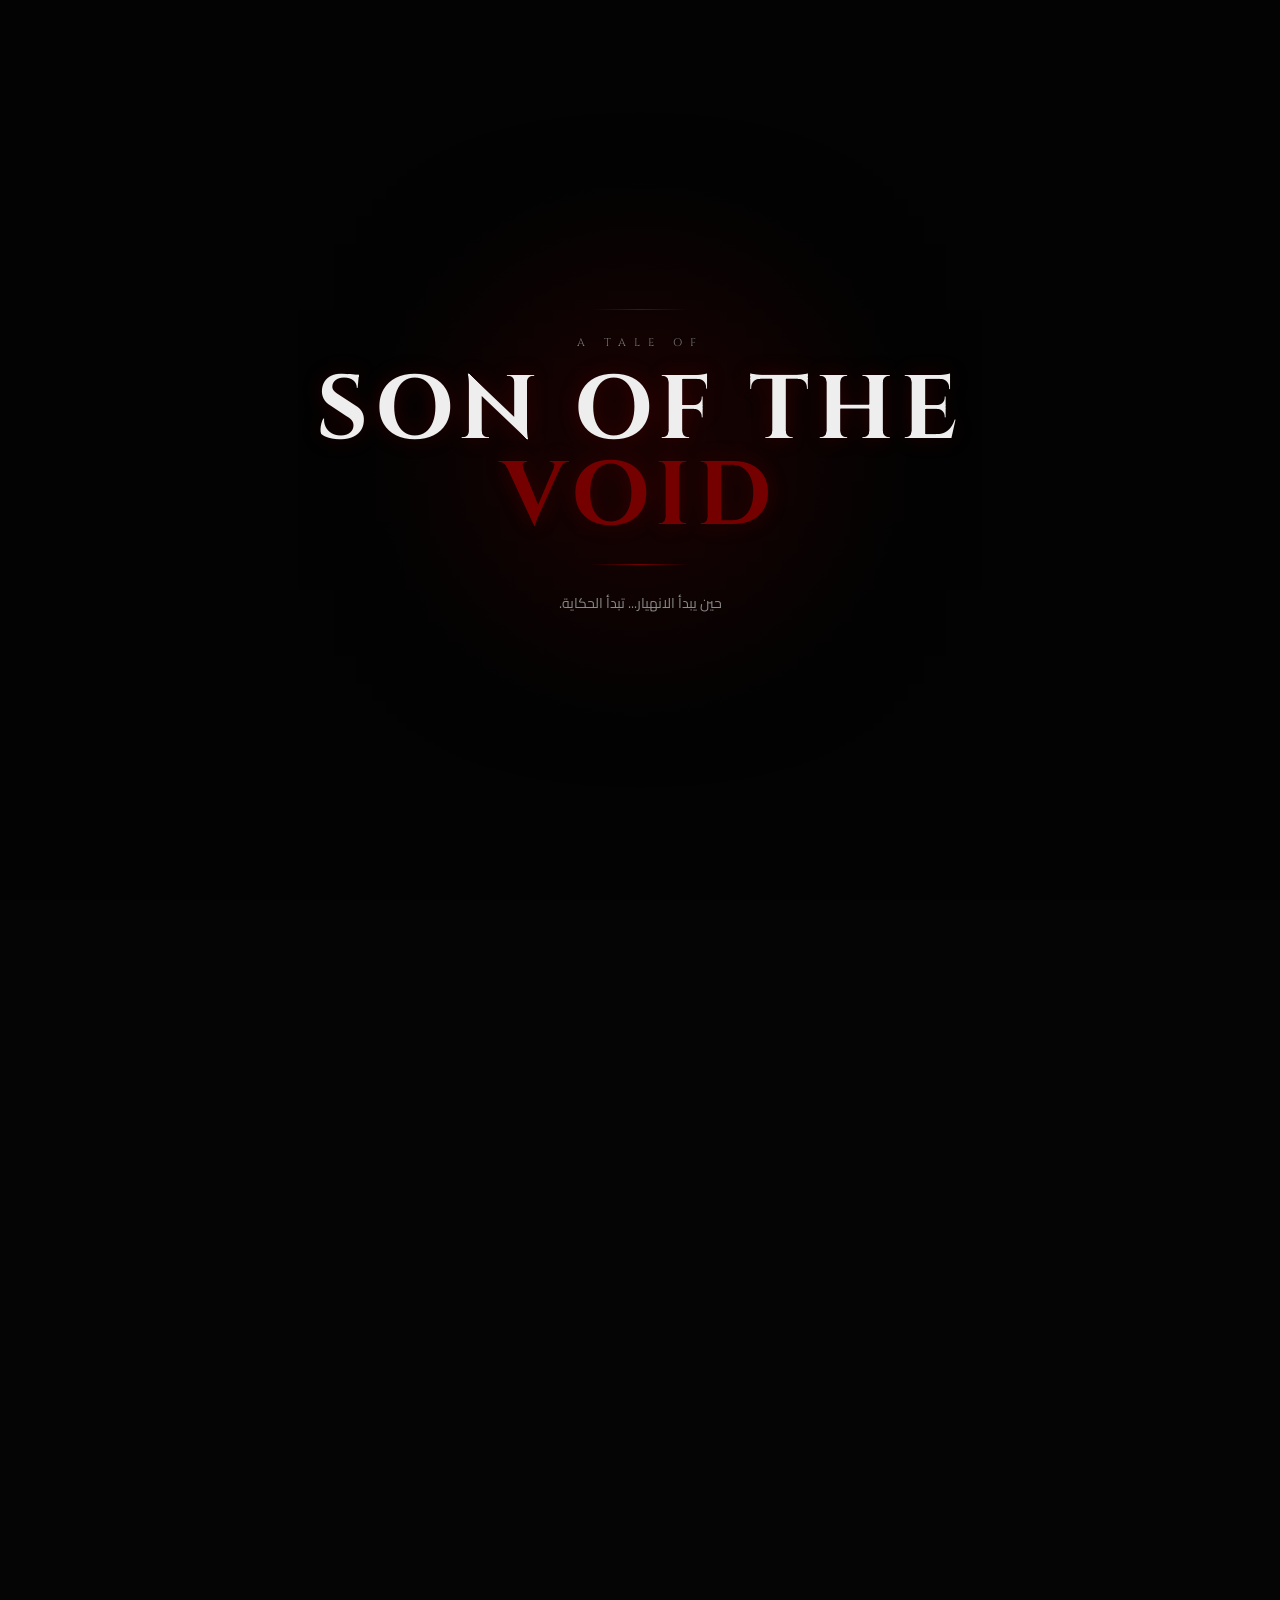
<file: index.html>
<!DOCTYPE html>
<html lang="ar" dir="rtl">

<head>
    <meta charset="UTF-8">

    <meta
        name="viewport"
        content="width=device-width, initial-scale=1.0"
    >

    <meta
        name="theme-color"
        content="#050505"
    >

    <title>SON OF THE VOID</title>

    <script>
        (function () {
            if (
                sessionStorage.getItem("sov_intro_seen") === "true"
            ) {
                document.documentElement.classList.add(
                    "intro-seen"
                );
            }
        })();
    </script>

    <link
        rel="icon"
        type="image/svg+xml"
        href="assets/favicon/favicon.svg"
    >

    <link
        rel="stylesheet"
        href="style.css"
    >
</head>


<body data-page="home">

    <!-- INTRO -->

    <div id="intro">

        <div class="intro-glow"></div>

        <div class="intro-content">

            <div class="intro-line"></div>

            <p class="intro-small">
                A TALE OF
            </p>

            <h1>
                SON OF THE
                <br>
                <span>VOID</span>
            </h1>

            <div class="intro-line"></div>

            <p class="intro-subtitle">
                حين يبدأ الانهيار... تبدأ الحكاية.
            </p>

        </div>

    </div>


    <!-- SITE -->

    <div id="site">

        <!-- SIDEBAR -->

        <aside class="sidebar">

            <div class="logo">
                <span>S</span>OV
            </div>

            <div class="sidebar-title">
                SON OF THE VOID
            </div>

            <nav>

                <button
                    class="nav-link active"
                    data-section="home"
                    type="button"
                >
                    <span>01</span>
                    الرئيسية
                </button>

                <button
                    class="nav-link"
                    data-href="chapters/index.html"
                    type="button"
                >
                    <span>02</span>
                    الفصول
                </button>

                <button
                    class="nav-link"
                    data-section="world"
                    type="button"
                >
                    <span>03</span>
                    عالم الرواية
                </button>

                <button
                    class="nav-link"
                    data-href="settings/index.html"
                    type="button"
                >
                    <span>04</span>
                    إعدادات الموقع
                </button>

            </nav>

            <div class="sidebar-footer">
                <span></span>
                SON OF THE VOID
            </div>

        </aside>


        <!-- MAIN -->

        <main class="main-content">

            <!-- HOME -->

            <section
                id="home"
                class="page-section active-section"
            >

                <div class="hero">

                    <div class="hero-content">

                        <div class="cover-area">

                            <div class="cover-frame">

                                <img
                                    src="assets/cover.jpg"
                                    alt="غلاف رواية SON OF THE VOID"
                                >

                            </div>

                        </div>


                        <div class="hero-info">

                            <p class="eyebrow">
                                THE STORY BEGINS
                            </p>

                            <h2>
                                SON OF THE
                                <span>VOID</span>
                            </h2>

                            <div class="hero-divider"></div>

                            <p class="hero-intro">
                                حكاية عن عالمٍ لا تكشف الحقيقة
                                فيه عن نفسها بسهولة، وعن بداية
                                قد تكون مختلفة عمّا ظنه الجميع.
                            </p>


                            <div class="novel-information">

                                <div class="information-block">

                                    <div class="information-top">

                                        <span class="information-number">
                                            01
                                        </span>

                                        <span class="information-label">
                                            GENRES
                                        </span>

                                    </div>

                                    <div class="information-content">

                                        <h3>
                                            النوع
                                        </h3>

                                        <div class="genre-list">

                                            <span>أكشن</span>
                                            <span>فانتازيا</span>
                                            <span>دراما</span>
                                            <span>موريوم</span>

                                        </div>

                                    </div>

                                </div>


                                <div class="information-block">

                                    <div class="information-top">

                                        <span class="information-number">
                                            02
                                        </span>

                                        <span class="information-label">
                                            CHAPTERS
                                        </span>

                                    </div>

                                    <div class="information-content">

                                        <h3>
                                            عدد الفصول
                                        </h3>

                                        <strong
                                            class="chapter-count"
                                            id="chapterCount"
                                        >
                                            01
                                        </strong>

                                    </div>

                                </div>

                            </div>


                            <div class="hero-buttons">

                                <button
                                    class="primary-button"
                                    id="startReading"
                                    type="button"
                                >
                                    ابدأ القراءة
                                </button>

                                <button
                                    class="secondary-button"
                                    id="continueReading"
                                    type="button"
                                >
                                    تابع القراءة
                                </button>

                            </div>

                        </div>

                    </div>

                </div>


                <div class="about-novel">

                    <div class="about-top-line">

                        <span class="about-number">
                            03
                        </span>

                        <div class="about-title">

                            <p class="eyebrow">
                                ABOUT THE NOVEL
                            </p>

                            <h3>
                                عن الرواية
                            </h3>

                        </div>

                    </div>


                    <div class="about-main">

                        <div class="about-quote">

                            <span class="quote-mark">
                                “
                            </span>

                            <p>
                                ليس كل ما يحدث في هذا العالم يُرى،
                                وليس كل ما يُرى هو الحقيقة.
                            </p>

                        </div>


                        <div class="about-text">

                            <p>
                                في عالمٍ تتقاطع فيه طرق الطوائف والعشائر،
                                يعيش طفلٌ صغير حياةً هادئة في ظاهرها،
                                بينما يمضي العالم من حوله في اتجاهاتٍ
                                لا يفهمها بعد.
                            </p>

                            <p>
                                وجوهٌ تخفي أكثر مما تُظهر، لقاءاتٌ تبدو
                                عابرة، وأحداثٌ صغيرة لا يدرك أحدٌ قيمتها
                                في لحظتها.
                            </p>

                            <p>
                                لا يعرف الطفل إلى أين ستقوده خطواته،
                                ولا يعرف أن بعض الطرق، ما إن يبدأ السير
                                فيها، يصبح الرجوع منها مستحيلًا.
                            </p>

                            <p>
                                ومع كل يومٍ يمر، تتسع دائرة الأشياء
                                التي لا يفهمها...
                            </p>

                            <p class="about-final">
                                حتى يصبح السؤال الحقيقي ليس عمّا سيحدث،
                                بل:

                                <strong>
                                    ماذا لو كانت البداية مختلفة عمّا ظن الجميع؟
                                </strong>
                            </p>

                        </div>

                    </div>

                </div>

            </section>


            <!-- WORLD -->

            <section
                id="world"
                class="page-section"
            >

                <div class="section-header">

                    <p class="eyebrow">
                        THE WORLD
                    </p>

                    <h2>
                        عالم الرواية
                    </h2>

                    <p>
                        المعلومات الخاصة بعالم SON OF THE VOID.
                    </p>

                </div>

                <div class="world-box">

                    <div>

                        <span class="world-number">
                            01
                        </span>

                        <h3>
                            العالم
                        </h3>

                    </div>

                    <p>
                        هنا سنبني لاحقًا تاريخ العالم،
                        المناطق، القوى، الجماعات،
                        الشخصيات والأحداث المهمة.
                    </p>

                </div>

            </section>

        </main>

    </div>


    <script src="script.js"></script>

</body>

</html>
</file>
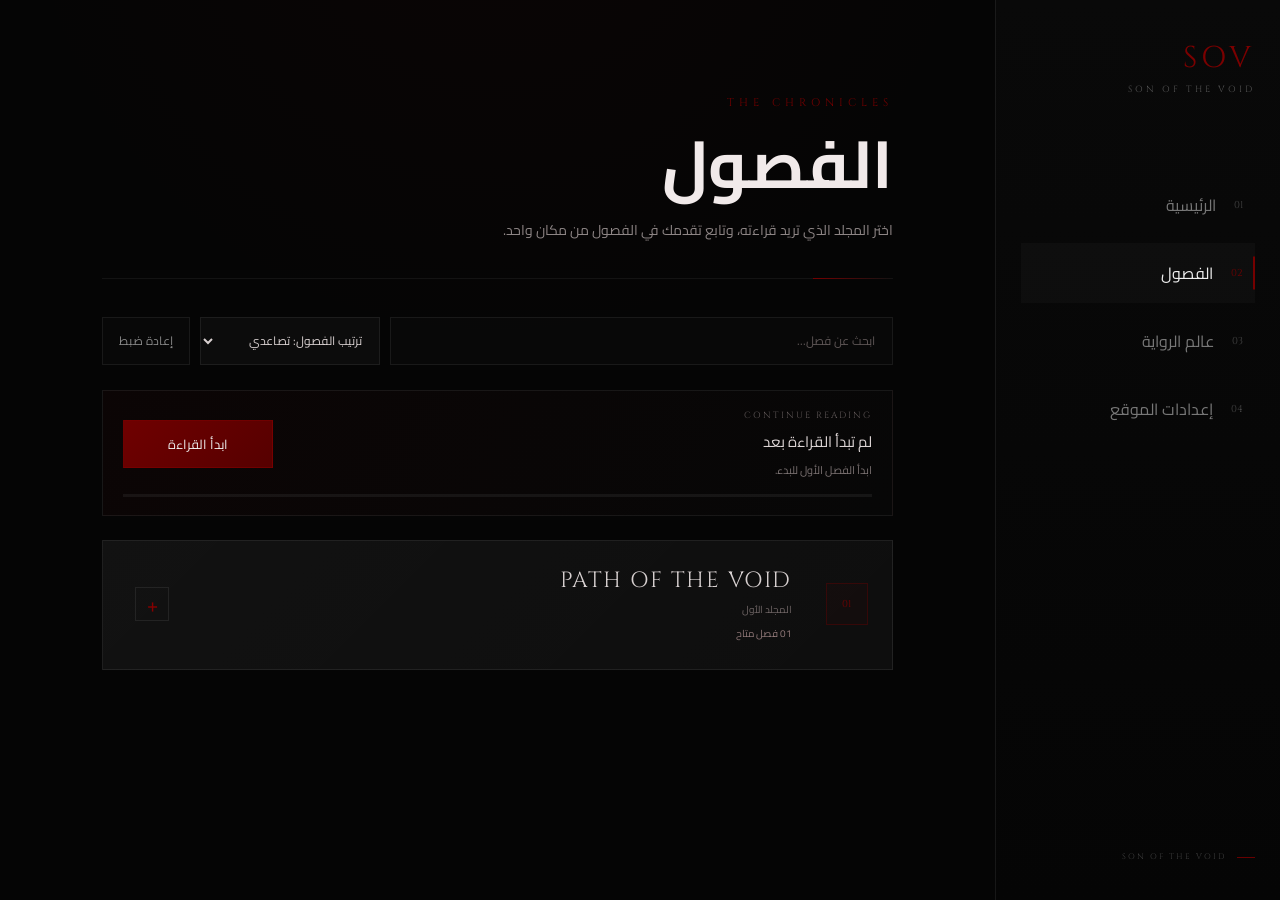
<file: chapters/index.html>
<!DOCTYPE html>
<html lang="ar" dir="rtl">

<head>

    <meta charset="UTF-8">

    <meta
        name="viewport"
        content="width=device-width, initial-scale=1.0"
    >

    <meta
        name="theme-color"
        content="#050505"
    >

    <title>
        الفصول — SON OF THE VOID
    </title>

    <link
        rel="icon"
        type="image/svg+xml"
        href="../assets/favicon/favicon.svg"
    >

    <link
        rel="stylesheet"
        href="../style.css"
    >

</head>


<body data-page="chapters">


    <!-- =====================================================
         SIDEBAR
    ====================================================== -->

    <aside class="sidebar">

        <div class="logo">

            <span>
                SOV

        </div>


        <div class="sidebar-title">
            SON OF THE VOID
        </div>


        <nav>


            <!-- HOME -->

            <button
                class="nav-link"
                data-href="../index.html"
                type="button"
            >

                <span>
                    01
                </span>

                الرئيسية

            </button>


            <!-- CHAPTERS -->

            <button
                class="nav-link active"
                data-href="index.html"
                type="button"
            >

                <span>
                    02
                </span>

                الفصول

            </button>


            <!-- WORLD -->

            <button
                class="nav-link"
                data-href="../index.html#world"
                type="button"
            >

                <span>
                    03
                </span>

                عالم الرواية

            </button>


            <!-- SETTINGS -->

            <button
                class="nav-link"
                data-href="../settings/index.html"
                type="button"
            >

                <span>
                    04
                </span>

                إعدادات الموقع

            </button>


        </nav>


        <div class="sidebar-footer">

            <span></span>

            SON OF THE VOID

        </div>

    </aside>



    <!-- =====================================================
         PAGE
    ====================================================== -->

    <main class="inner-page">

        <div class="inner-content">


            <!-- HEADER -->

            <header class="inner-header">

                <p class="eyebrow">
                    THE CHRONICLES
                </p>


                <h1 class="inner-title">
                    الفصول
                </h1>


                <p class="inner-description">
                    اختر المجلد الذي تريد قراءته،
                    وتابع تقدمك في الفصول من مكان واحد.
                </p>

            </header>



            <!-- SEARCH -->

            <section class="quick-panel">


                <input
                    id="chapterSearch"
                    class="search-input"
                    type="search"
                    placeholder="ابحث عن فصل..."
                    autocomplete="off"
                >


                <select
                    id="chapterSort"
                    class="sort-select"
                >

                    <option value="number-asc">
                        ترتيب الفصول: تصاعدي
                    </option>

                    <option value="number-desc">
                        ترتيب الفصول: تنازلي
                    </option>

                    <option value="progress-desc">
                        حسب التقدم
                    </option>

                    <option value="progress-asc">
                        الأقل تقدمًا أولًا
                    </option>

                </select>


                <button
                    id="resetFilters"
                    class="reset-button"
                    type="button"
                >
                    إعادة ضبط
                </button>


            </section>



            <!-- =================================================
                 CONTINUE READING
            ================================================== -->

            <section class="reading-summary">


                <div class="reading-summary-top">


                    <div>

                        <div class="reading-summary-label">
                            CONTINUE READING
                        </div>


                        <div
                            id="summaryTitle"
                            class="reading-summary-title"
                        >
                            لم تبدأ القراءة بعد
                        </div>


                        <div
                            id="summaryText"
                            class="reading-summary-text"
                        >
                            ابدأ الفصل الأول للبدء.
                        </div>

                    </div>


                    <a
                        id="summaryButton"
                        class="primary-button reading-summary-link"
                        href="../PATH%20OF%20THE%20VOID/chapter-01.html"
                    >
                        ابدأ القراءة
                    </a>


                </div>


                <div class="summary-progress">

                    <div
                        id="summaryProgressBar"
                        class="summary-progress-bar"
                    ></div>

                </div>


            </section>



            <!-- =================================================
                 VOLUMES
            ================================================== -->

            <section class="volume-list">


                <!-- VOLUME 01 -->

                <div
                    class="volume-item"
                    data-volume="1"
                >


                    <button
                        class="volume-header"
                        type="button"
                        aria-expanded="false"
                    >


                        <span class="volume-number">
                            01
                        </span>


                        <span class="volume-info">


                            <span class="volume-name">
                                PATH OF THE VOID
                            </span>


                            <span class="volume-meta">
                                المجلد الأول
                            </span>


                            <span
                                class="volume-status"
                                id="volumeStatus"
                            >
                                01 فصل متاح
                            </span>


                        </span>


                        <span class="volume-arrow">
                            +
                        </span>


                    </button>



                    <div class="volume-chapters">


                        <div
                            class="volume-chapters-inner"
                            id="chapterList"
                        >


                            <!-- CHAPTER 01 -->

                            <a
                                class="chapter"
                                href="../PATH%20OF%20THE%20VOID/chapter-01.html"
                                data-number="1"
                                data-title="حين بدأت السماء بالصمت"
                                data-chapter="01"
                            >


                                <span class="chapter-number">
                                    01
                                </span>


                                <span class="chapter-info">


                                    <span class="chapter-label">
                                        الفصل الأول
                                    </span>


                                    <span class="chapter-title">
                                        حين بدأت السماء بالصمت
                                    </span>


                                    <span class="chapter-meta">


                                        <span
                                            class="chapter-status"
                                            data-status
                                        >
                                            لم تبدأ القراءة
                                        </span>


                                        <span
                                            class="chapter-progress-text"
                                            data-progress-text
                                        >
                                            0%
                                        </span>


                                    </span>


                                </span>



                                <span class="chapter-right">


                                    <span class="chapter-progress-track">

                                        <span
                                            class="chapter-progress-bar"
                                            data-progress-bar
                                        ></span>

                                    </span>


                                    <span class="chapter-open">
                                        ←
                                    </span>


                                </span>


                            </a>



                            <!-- CHAPTER 02 -->

                            <article
                                class="chapter disabled"
                                data-number="2"
                                data-title="قريبًا"
                                data-chapter="02"
                            >


                                <span class="chapter-number">
                                    02
                                </span>


                                <span class="chapter-info">


                                    <span class="chapter-label">
                                        الفصل الثاني
                                    </span>


                                    <span class="chapter-title">
                                        قريبًا
                                    </span>


                                    <span class="chapter-meta">

                                        <span class="chapter-status">
                                            غير متاح
                                        </span>

                                    </span>


                                </span>


                                <span class="chapter-right">


                                    <span class="chapter-progress-track">

                                        <span class="chapter-progress-bar"></span>

                                    </span>


                                    <span class="chapter-open">
                                        —
                                    </span>


                                </span>


                            </article>



                            <!-- CHAPTER 03 -->

                            <article
                                class="chapter disabled"
                                data-number="3"
                                data-title="قريبًا"
                                data-chapter="03"
                            >


                                <span class="chapter-number">
                                    03
                                </span>


                                <span class="chapter-info">


                                    <span class="chapter-label">
                                        الفصل الثالث
                                    </span>


                                    <span class="chapter-title">
                                        قريبًا
                                    </span>


                                    <span class="chapter-meta">

                                        <span class="chapter-status">
                                            غير متاح
                                        </span>

                                    </span>


                                </span>


                                <span class="chapter-right">


                                    <span class="chapter-progress-track">

                                        <span class="chapter-progress-bar"></span>

                                    </span>


                                    <span class="chapter-open">
                                        —
                                    </span>


                                </span>


                            </article>


                        </div>


                    </div>


                </div>


            </section>



            <!-- EMPTY -->

            <div
                id="emptyState"
                class="empty-state"
            >
                لا توجد نتائج مطابقة للبحث.
            </div>


        </div>

    </main>



    <!-- =====================================================
         PAGE SCRIPT
    ====================================================== -->

    <script src="../script.js"></script>


    <script>

        document.addEventListener(
            "DOMContentLoaded",
            () => {


                /* =================================================
                   ELEMENTS
                ================================================= */

                const search =
                    document.getElementById(
                        "chapterSearch"
                    );


                const sort =
                    document.getElementById(
                        "chapterSort"
                    );


                const reset =
                    document.getElementById(
                        "resetFilters"
                    );


                const chapterList =
                    document.getElementById(
                        "chapterList"
                    );


                const empty =
                    document.getElementById(
                        "emptyState"
                    );


                const volumeStatus =
                    document.getElementById(
                        "volumeStatus"
                    );


                const summaryTitle =
                    document.getElementById(
                        "summaryTitle"
                    );


                const summaryText =
                    document.getElementById(
                        "summaryText"
                    );


                const summaryButton =
                    document.getElementById(
                        "summaryButton"
                    );


                const summaryProgress =
                    document.getElementById(
                        "summaryProgressBar"
                    );


                /* =================================================
                   GET PROGRESS
                ================================================= */

                function chapterProgress(
                    number
                ) {

                    const completed =
                        localStorage.getItem(
                            `sov_chapter_${number}_completed`
                        );


                    if (
                        completed === "true"
                    ) {

                        return 100;

                    }


                    const progress =
                        parseFloat(
                            localStorage.getItem(
                                `sov_chapter_${number}_progress`
                            )
                        );


                    if (
                        Number.isFinite(progress)
                    ) {

                        return Math.min(
                            100,
                            Math.max(
                                0,
                                progress
                            )
                        );

                    }


                    return 0;

                }


                /* =================================================
                   GET CHAPTER TITLE
                ================================================= */

                function chapterTitle(
                    number
                ) {

                    const chapter =
                        document.querySelector(
                            `[data-chapter="${number}"]`
                        );


                    if (chapter) {

                        return chapter.dataset.title;

                    }


                    return `الفصل ${number}`;

                }


                /* =================================================
                   UPDATE CHAPTER
                ================================================= */

                function updateChapter(
                    chapter
                ) {

                    const number =
                        chapter.dataset.chapter;


                    const progress =
                        chapterProgress(
                            number
                        );


                    const bar =
                        chapter.querySelector(
                            "[data-progress-bar]"
                        );


                    const text =
                        chapter.querySelector(
                            "[data-progress-text]"
                        );


                    const status =
                        chapter.querySelector(
                            "[data-status]"
                        );


                    if (bar) {

                        bar.style.width =
                            `${progress}%`;

                    }


                    if (text) {

                        text.textContent =
                            `${Math.round(progress)}%`;

                    }


                    if (status) {

                        if (
                            progress >= 100
                        ) {

                            status.textContent =
                                "مكتمل";

                        } else if (
                            progress > 0
                        ) {

                            status.textContent =
                                "قيد القراءة";

                        } else {

                            status.textContent =
                                "لم تبدأ القراءة";

                        }

                    }

                }


                /* =================================================
                   UPDATE SUMMARY
                ================================================= */

                function updateSummary() {

                    const lastChapter =
                        localStorage.getItem(
                            "sov_last_chapter"
                        ) || "01";


                    const progress =
                        chapterProgress(
                            lastChapter
                        );


                    const title =
                        chapterTitle(
                            lastChapter
                        );


                    if (
                        progress > 0
                    ) {

                        summaryTitle.textContent =
                            `الفصل ${lastChapter} — ${title}`;


                        summaryText.textContent =
                            progress >= 100
                                ? "الفصل مكتمل."
                                : `آخر تقدم: ${Math.round(progress)}%`;


                        summaryButton.textContent =
                            progress >= 100
                                ? "إعادة القراءة"
                                : "تابع القراءة";

                    } else {

                        summaryTitle.textContent =
                            "لم تبدأ القراءة بعد";


                        summaryText.textContent =
                            "ابدأ الفصل الأول للبدء.";


                        summaryButton.textContent =
                            "ابدأ القراءة";

                    }


                    summaryButton.href =
                        `../PATH%20OF%20THE%20VOID/chapter-${String(lastChapter).padStart(2,"0")}.html`;


                    summaryProgress.style.width =
                        `${progress}%`;

                }


                /* =================================================
                   UPDATE EVERYTHING
                ================================================= */

                function updateAll() {

                    document
                        .querySelectorAll(
                            ".chapter[data-chapter]"
                        )
                        .forEach(
                            updateChapter
                        );


                    const progress =
                        chapterProgress("01");


                    if (
                        progress >= 100
                    ) {

                        volumeStatus.textContent =
                            "01 فصل متاح · مكتمل";

                    } else if (
                        progress > 0
                    ) {

                        volumeStatus.textContent =
                            "01 فصل متاح · قيد القراءة";

                    } else {

                        volumeStatus.textContent =
                            "01 فصل متاح";

                    }


                    updateSummary();

                }


                /* =================================================
                   SEARCH + SORT
                ================================================= */

                function render() {

                    const query =
                        search.value
                            .trim()
                            .toLowerCase();


                    const chapters =
                        Array.from(
                            chapterList.querySelectorAll(
                                ".chapter"
                            )
                        );


                    const mode =
                        sort.value;


                    chapters.sort(
                        (
                            a,
                            b
                        ) => {

                            const numberA =
                                Number(
                                    a.dataset.number
                                );


                            const numberB =
                                Number(
                                    b.dataset.number
                                );


                            const progressA =
                                chapterProgress(
                                    a.dataset.chapter
                                );


                            const progressB =
                                chapterProgress(
                                    b.dataset.chapter
                                );


                            if (
                                mode ===
                                "number-desc"
                            ) {

                                return (
                                    numberB -
                                    numberA
                                );

                            }


                            if (
                                mode ===
                                "progress-desc"
                            ) {

                                return (
                                    progressB -
                                    progressA
                                );

                            }


                            if (
                                mode ===
                                "progress-asc"
                            ) {

                                return (
                                    progressA -
                                    progressB
                                );

                            }


                            return (
                                numberA -
                                numberB
                            );

                        }
                    );


                    let visible =
                        0;


                    chapters.forEach(
                        chapter => {

                            const title =
                                (
                                    chapter.dataset.title ||
                                    ""
                                ).toLowerCase();


                            const number =
                                (
                                    chapter.dataset.number ||
                                    ""
                                ).toLowerCase();


                            const label =
                                (
                                    chapter.querySelector(
                                        ".chapter-label"
                                    )?.textContent ||
                                    ""
                                ).toLowerCase();


                            const match =
                                !query ||
                                title.includes(
                                    query
                                ) ||
                                number.includes(
                                    query
                                ) ||
                                label.includes(
                                    query
                                );


                            chapter.classList.toggle(
                                "hidden",
                                !match
                            );


                            if (match) {

                                visible++;

                            }


                            chapterList.appendChild(
                                chapter
                            );

                        }
                    );


                    empty.classList.toggle(
                        "show",
                        visible === 0
                    );

                }


                /* =================================================
                   VOLUME OPEN / CLOSE
                ================================================= */

                document
                    .querySelectorAll(
                        ".volume-header"
                    )
                    .forEach(
                        header => {

                            header.addEventListener(
                                "click",
                                () => {

                                    const volume =
                                        header.closest(
                                            ".volume-item"
                                        );


                                    if (!volume) {
                                        return;
                                    }


                                    const wasOpen =
                                        volume.classList.contains(
                                            "open"
                                        );


                                    document
                                        .querySelectorAll(
                                            ".volume-item"
                                        )
                                        .forEach(
                                            item => {

                                                item.classList.remove(
                                                    "open"
                                                );


                                                const itemHeader =
                                                    item.querySelector(
                                                        ".volume-header"
                                                    );


                                                if (
                                                    itemHeader
                                                ) {

                                                    itemHeader.setAttribute(
                                                        "aria-expanded",
                                                        "false"
                                                    );

                                                }

                                            }
                                        );


                                    if (!wasOpen) {

                                        volume.classList.add(
                                            "open"
                                        );


                                        header.setAttribute(
                                            "aria-expanded",
                                            "true"
                                        );

                                    }

                                }
                            );

                        }
                    );


                /* =================================================
                   SEARCH
                ================================================= */

                search.addEventListener(
                    "input",
                    render
                );


                /* =================================================
                   SORT
                ================================================= */

                sort.addEventListener(
                    "change",
                    render
                );


                /* =================================================
                   RESET
                ================================================= */

                reset.addEventListener(
                    "click",
                    () => {

                        search.value = "";

                        sort.value =
                            "number-asc";

                        render();

                    }
                );


                /* =================================================
                   INITIALIZE
                ================================================= */

                updateAll();

                render();


                window.addEventListener(
                    "pageshow",
                    () => {

                        updateAll();

                        render();

                    }
                );


                window.addEventListener(
                    "storage",
                    () => {

                        updateAll();

                        render();

                    }
                );

            }
        );

    </script>

</body>

</html>
</file>
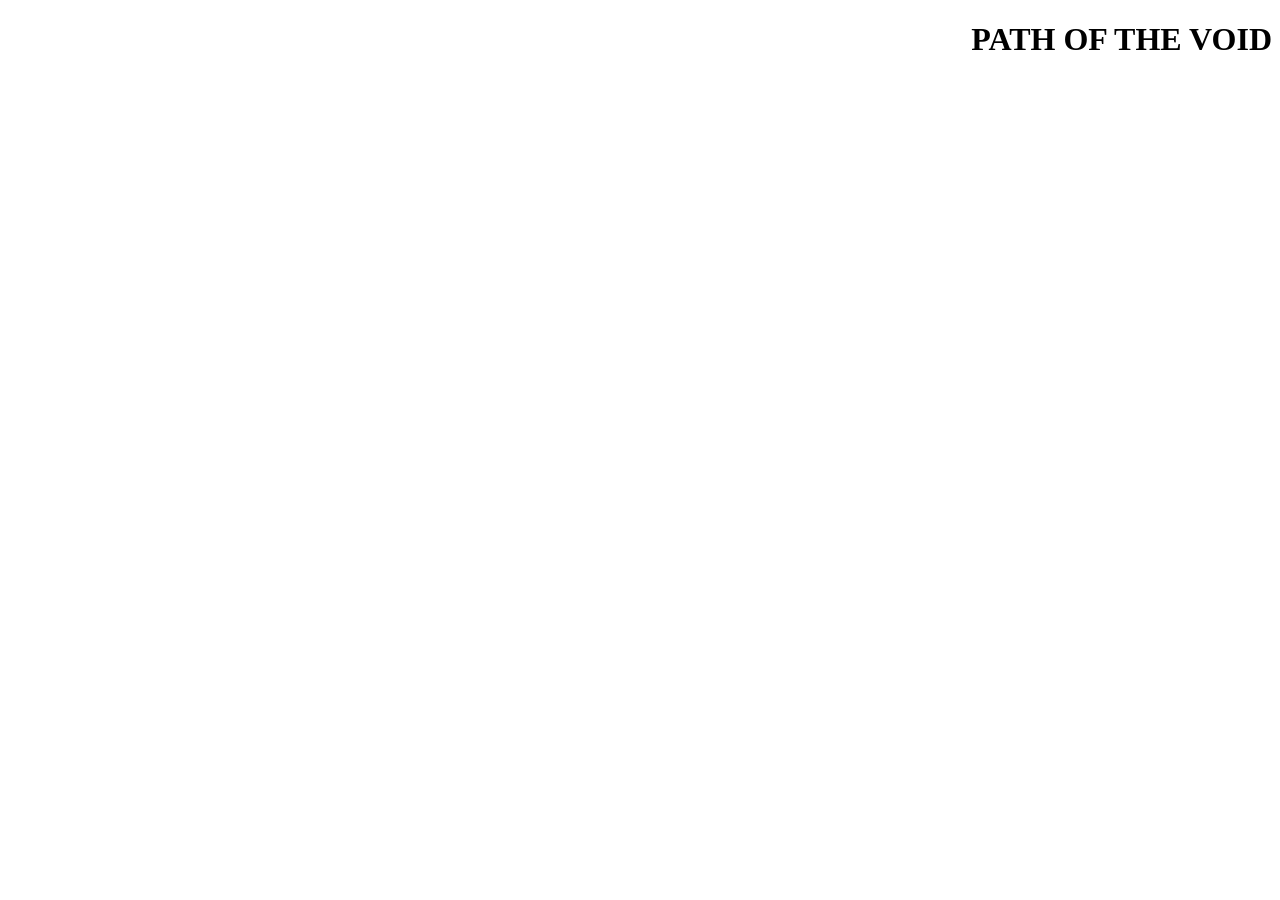
<file: PATH OF THE VOID/index.html>
<!DOCTYPE html>
<html lang="ar" dir="rtl">

<head>

    <meta charset="UTF-8">

    <meta
        name="viewport"
        content="width=device-width, initial-scale=1.0"
    >

    <meta
        name="theme-color"
        content="#050505"
    >

    <title>PATH OF THE VOID</title>

</head>


<body>

    <h1>
        PATH OF THE VOID
    </h1>

</body>

</html>
</file>
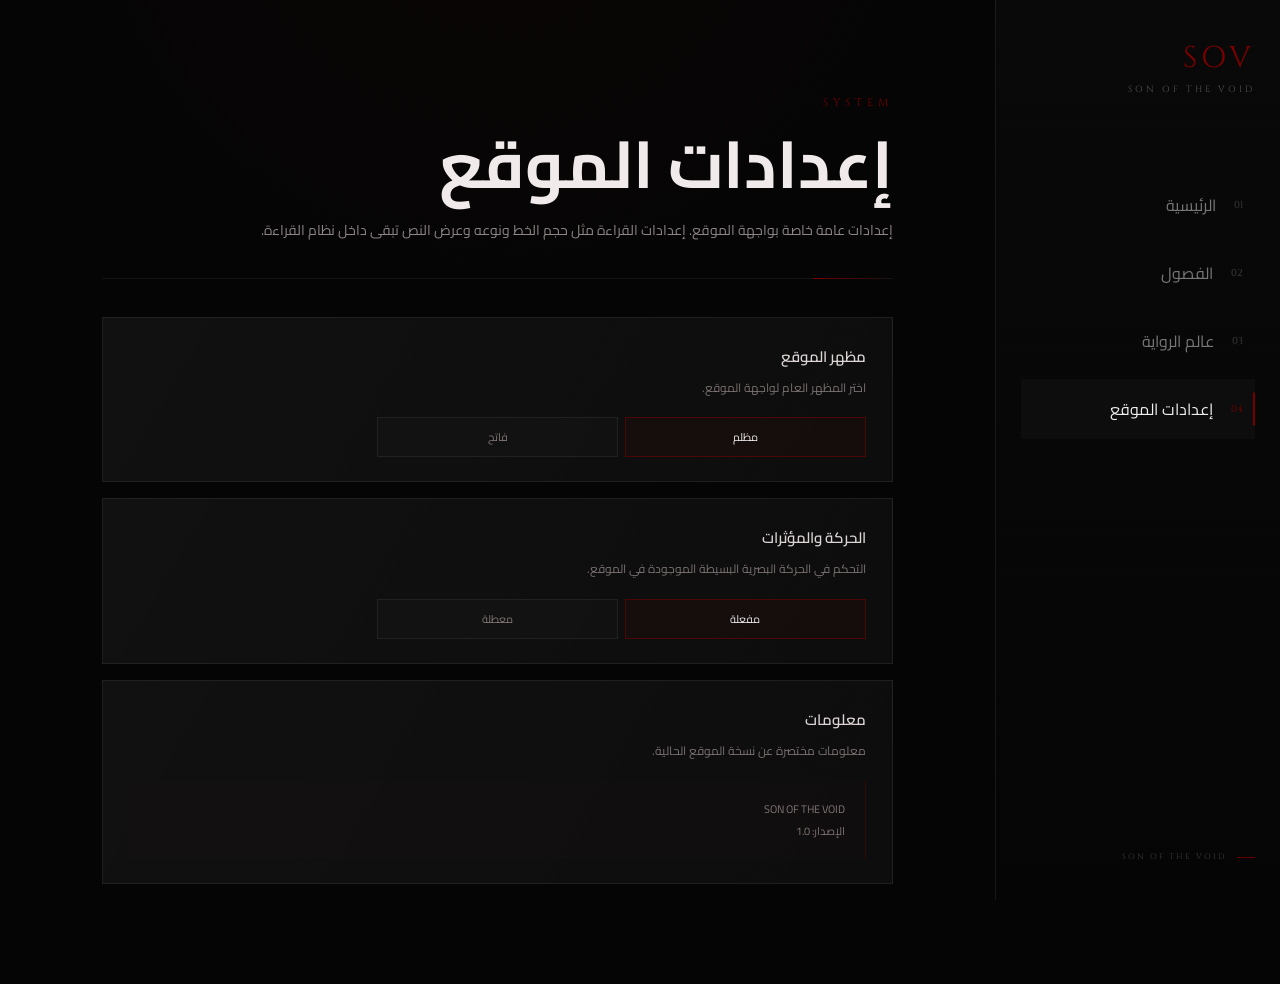
<file: settings/index.html>
<!DOCTYPE html>
<html lang="ar" dir="rtl">

<head>

    <meta charset="UTF-8">

    <meta
        name="viewport"
        content="width=device-width, initial-scale=1.0"
    >

    <meta
        name="theme-color"
        content="#050505"
    >

    <title>
        إعدادات الموقع — SON OF THE VOID
    </title>


    <link
        rel="icon"
        type="image/svg+xml"
        href="../assets/favicon/favicon.svg"
    >


    <link
        rel="stylesheet"
        href="../style.css"
    >

</head>


<body data-page="settings">


    <!-- =====================================================
         SIDEBAR
    ====================================================== -->

    <aside class="sidebar">


        <div class="logo">

            <span>
                SOV

        </div>


        <div class="sidebar-title">
            SON OF THE VOID
        </div>


        <nav>


            <!-- HOME -->

            <button
                class="nav-link"
                data-href="../index.html"
                type="button"
            >

                <span>
                    01
                </span>

                الرئيسية

            </button>


            <!-- CHAPTERS -->

            <button
                class="nav-link"
                data-href="../chapters/index.html"
                type="button"
            >

                <span>
                    02
                </span>

                الفصول

            </button>


            <!-- WORLD -->

            <button
                class="nav-link"
                data-href="../index.html#world"
                type="button"
            >

                <span>
                    03
                </span>

                عالم الرواية

            </button>


            <!-- SETTINGS -->

            <button
                class="nav-link active"
                data-href="index.html"
                type="button"
            >

                <span>
                    04
                </span>

                إعدادات الموقع

            </button>


        </nav>


        <div class="sidebar-footer">

            <span></span>

            SON OF THE VOID

        </div>

    </aside>



    <!-- =====================================================
         PAGE
    ====================================================== -->

    <main class="inner-page">

        <div class="inner-content">


            <!-- HEADER -->

            <header class="inner-header">

                <p class="eyebrow">
                    SYSTEM
                </p>


                <h1 class="inner-title">
                    إعدادات الموقع
                </h1>


                <p class="inner-description">
                    إعدادات عامة خاصة بواجهة الموقع.
                    إعدادات القراءة مثل حجم الخط ونوعه
                    وعرض النص تبقى داخل نظام القراءة.
                </p>

            </header>



            <!-- =================================================
                 SETTINGS
            ================================================== -->

            <section class="settings-list">


                <!-- THEME -->

                <div class="setting-card">


                    <h2 class="setting-heading">
                        مظهر الموقع
                    </h2>


                    <p class="setting-description">
                        اختر المظهر العام لواجهة الموقع.
                    </p>


                    <div class="setting-options">


                        <button
                            class="setting-option active"
                            type="button"
                            data-theme="dark"
                        >
                            مظلم
                        </button>


                        <button
                            class="setting-option"
                            type="button"
                            data-theme="light"
                        >
                            فاتح
                        </button>


                    </div>


                </div>



                <!-- MOTION -->

                <div class="setting-card">


                    <h2 class="setting-heading">
                        الحركة والمؤثرات
                    </h2>


                    <p class="setting-description">
                        التحكم في الحركة البصرية البسيطة الموجودة في الموقع.
                    </p>


                    <div class="setting-options">


                        <button
                            class="setting-option active"
                            type="button"
                            data-motion="on"
                        >
                            مفعلة
                        </button>


                        <button
                            class="setting-option"
                            type="button"
                            data-motion="off"
                        >
                            معطلة
                        </button>


                    </div>


                </div>



                <!-- INFORMATION -->

                <div class="setting-card">


                    <h2 class="setting-heading">
                        معلومات
                    </h2>


                    <p class="setting-description">
                        معلومات مختصرة عن نسخة الموقع الحالية.
                    </p>


                    <div class="info-box">

                        SON OF THE VOID

                        <br>

                        الإصدار:
                        1.0

                    </div>


                </div>


            </section>


        </div>

    </main>



    <!-- =====================================================
         JAVASCRIPT
    ====================================================== -->

    <script src="../script.js"></script>

</body>

</html>
</file>
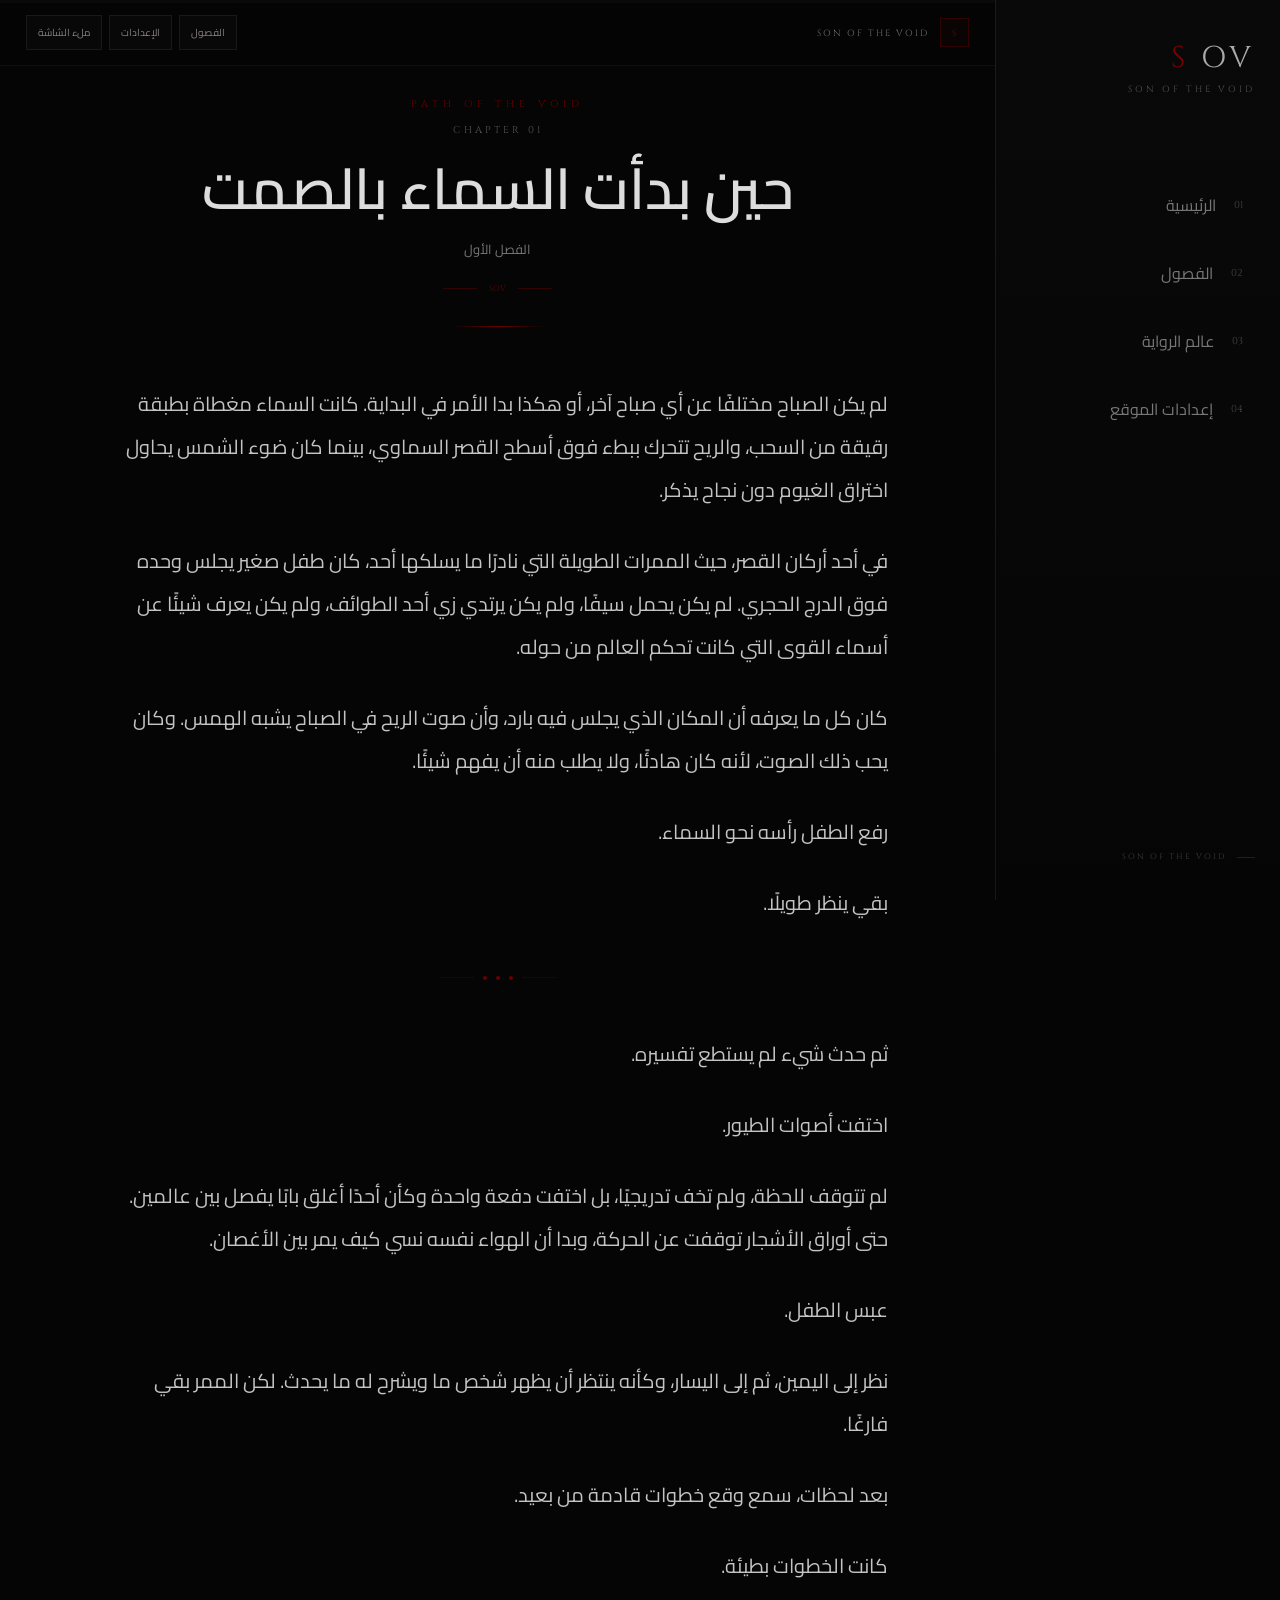
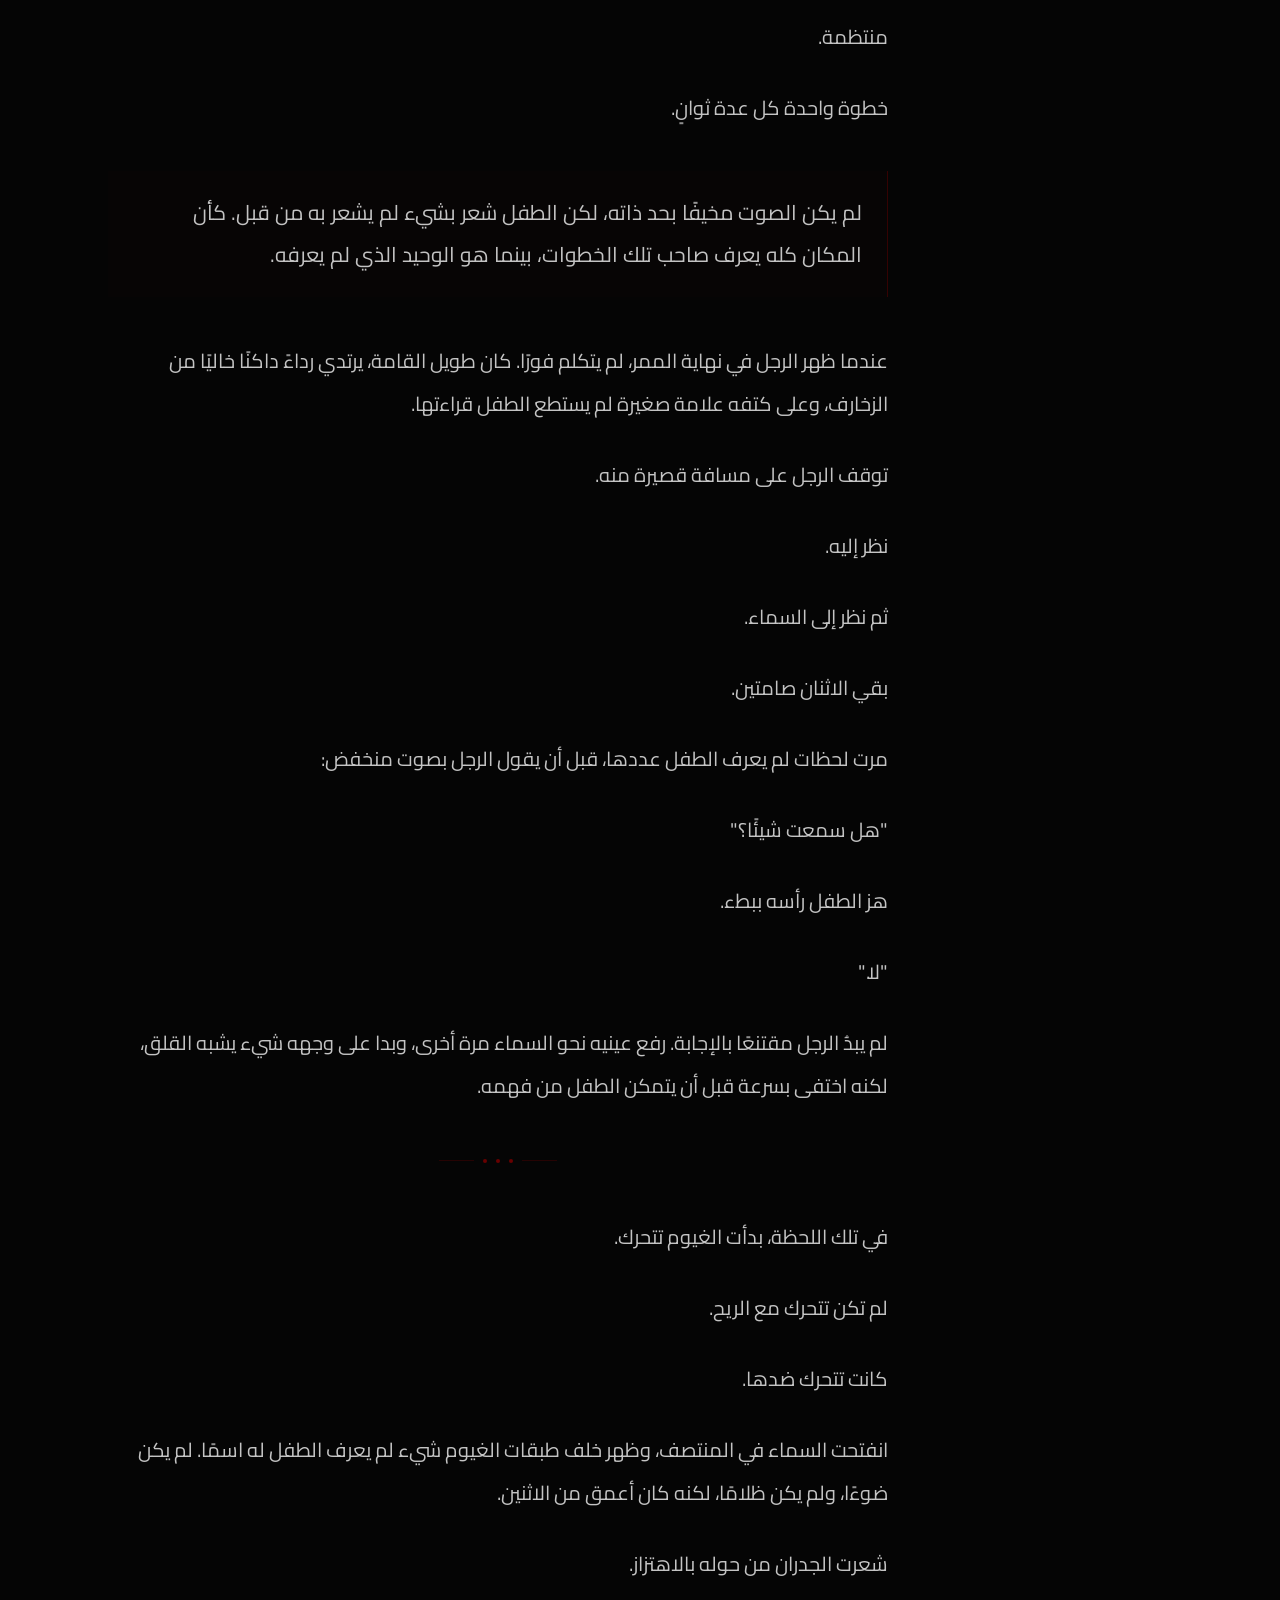
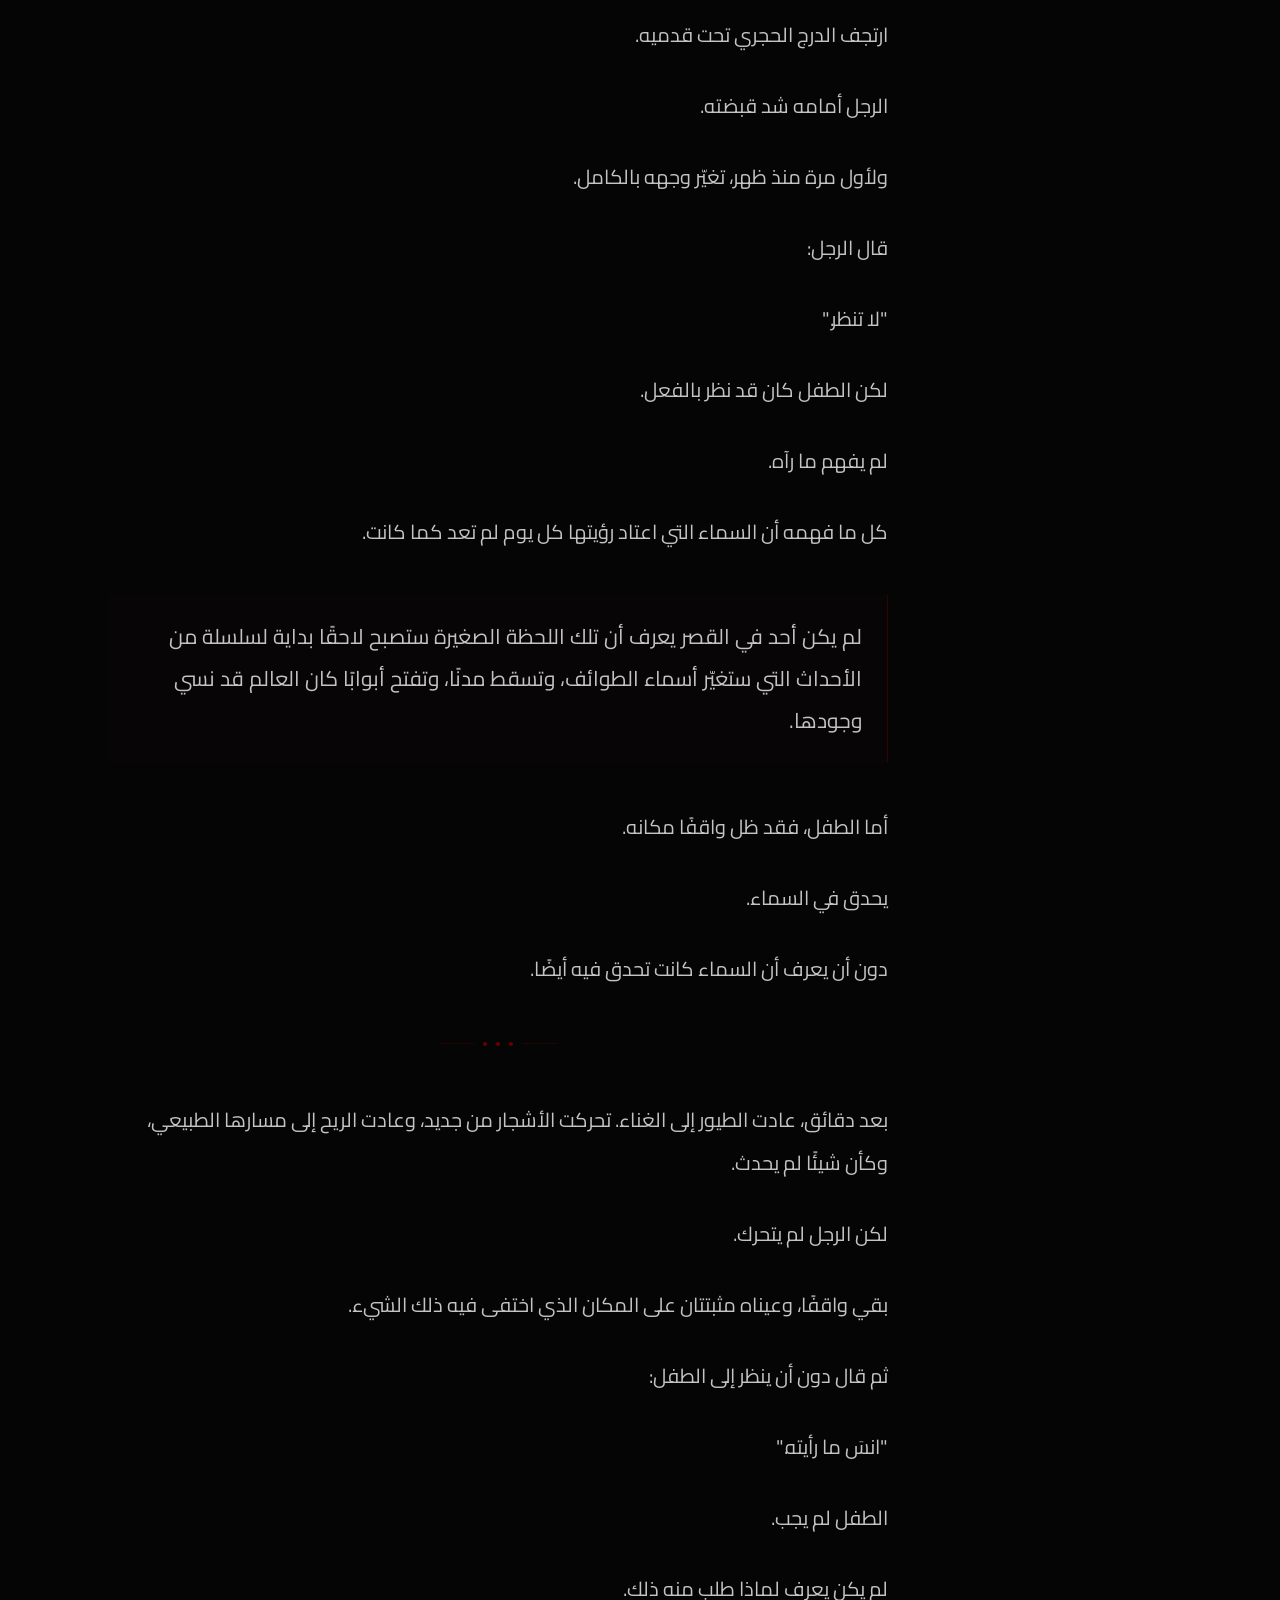
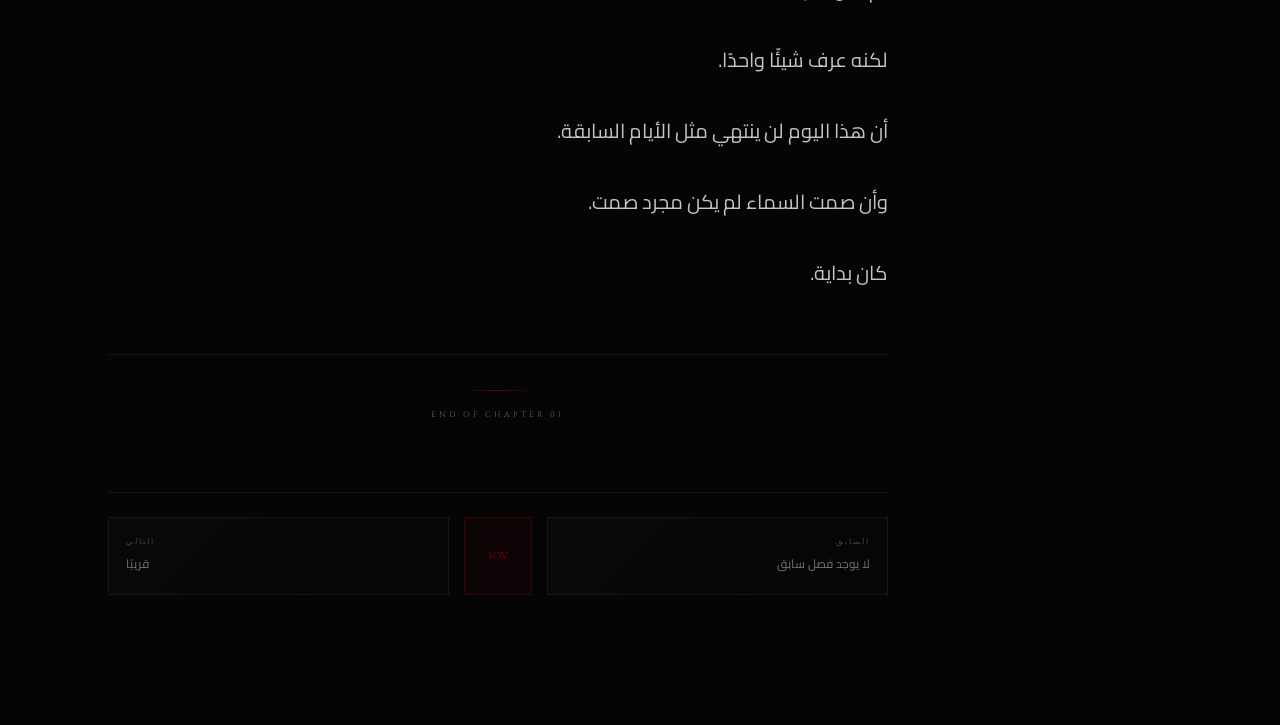
<file: PATH OF THE VOID/chapter-01.html>
<!DOCTYPE html>
<html lang="ar" dir="rtl">

<head>

    <meta charset="UTF-8">

    <meta
        name="viewport"
        content="width=device-width, initial-scale=1.0"
    >

    <meta
        name="theme-color"
        content="#050505"
    >

    <title>
        الفصل الأول — حين بدأت السماء بالصمت
    </title>


    <!-- =====================================================
         FAVICON
    ====================================================== -->

    <link
        rel="icon"
        type="image/svg+xml"
        href="../assets/favicon/favicon.svg"
    >


    <!-- =====================================================
         CSS
    ====================================================== -->

    <link
        rel="stylesheet"
        href="../style.css"
    >

</head>


<body
    data-page="reader"
    data-chapter="01"
>


    <!-- =====================================================
         READING PROGRESS
    ====================================================== -->

    <div
        class="reading-progress"
        id="readingProgress"
    >

        <div
            class="reading-progress-bar"
            id="readingProgressBar"
        ></div>

    </div>



    <!-- =====================================================
         SIDEBAR
    ====================================================== -->

    <aside class="sidebar">


        <!-- LOGO -->

        <div class="logo">

            <span>
                S
            </span>

            OV

        </div>


        <!-- TITLE -->

        <div class="sidebar-title">
            SON OF THE VOID
        </div>


        <!-- NAVIGATION -->

        <nav>


            <!-- HOME -->

            <button
                class="nav-link"
                data-href="../index.html"
                type="button"
            >

                <span>
                    01
                </span>

                الرئيسية

            </button>


            <!-- CHAPTERS -->

            <button
                class="nav-link"
                data-href="../chapters/index.html"
                type="button"
            >

                <span>
                    02
                </span>

                الفصول

            </button>


            <!-- WORLD -->

            <button
                class="nav-link"
                data-href="../index.html#world"
                type="button"
            >

                <span>
                    03
                </span>

                عالم الرواية

            </button>


            <!-- SETTINGS -->

            <button
                class="nav-link"
                data-href="../settings/index.html"
                type="button"
            >

                <span>
                    04
                </span>

                إعدادات الموقع

            </button>


        </nav>


        <!-- FOOTER -->

        <div class="sidebar-footer">

            <span></span>

            SON OF THE VOID

        </div>

    </aside>



    <!-- =====================================================
         READER TOP BAR
    ====================================================== -->

    <header
        class="reader-topbar"
        id="readerTopbar"
    >


        <!-- BRAND -->

        <a
            href="../index.html"
            class="reader-brand"
        >

            <span class="reader-brand-mark">
                S
            </span>


            <span>
                SON OF THE VOID
            </span>

        </a>


        <!-- ACTIONS -->

        <div class="reader-actions">


            <!-- CHAPTER LIST -->

            <button
                class="reader-action"
                id="chapterListButton"
                type="button"
            >

                الفصول

            </button>


            <!-- SETTINGS -->

            <button
                class="reader-action"
                id="settingsButton"
                type="button"
            >

                الإعدادات

            </button>


            <!-- FULLSCREEN -->

            <button
                class="reader-action"
                id="fullscreenButton"
                type="button"
            >

                ملء الشاشة

            </button>


        </div>

    </header>



    <!-- =====================================================
         READER
    ====================================================== -->

    <main class="reader-page">


        <article class="reader-container">


            <!-- =================================================
                 CHAPTER HEADER
            ================================================== -->

            <header class="chapter-header">


                <p class="chapter-overline">
                    PATH OF THE VOID
                </p>


                <p class="chapter-number-top">
                    CHAPTER 01
                </p>


                <h1>
                    حين بدأت السماء بالصمت
                </h1>


                <p class="chapter-subtitle">
                    الفصل الأول
                </p>


                <div class="chapter-symbol">

                    <span>
                        SOV
                    </span>

                </div>


            </header>



            <!-- =================================================
                 CHAPTER CONTENT
            ================================================== -->

            <section
                class="chapter-content"
                id="chapterContent"
            >


                <p>
                    لم يكن الصباح مختلفًا عن أي صباح آخر، أو هكذا بدا الأمر في البداية.
                    كانت السماء مغطاة بطبقة رقيقة من السحب، والريح تتحرك ببطء فوق أسطح
                    القصر السماوي، بينما كان ضوء الشمس يحاول اختراق الغيوم دون نجاح يذكر.
                </p>


                <p>
                    في أحد أركان القصر، حيث الممرات الطويلة التي نادرًا ما يسلكها أحد،
                    كان طفل صغير يجلس وحده فوق الدرج الحجري. لم يكن يحمل سيفًا،
                    ولم يكن يرتدي زي أحد الطوائف، ولم يكن يعرف شيئًا عن أسماء القوى
                    التي كانت تحكم العالم من حوله.
                </p>


                <p>
                    كان كل ما يعرفه أن المكان الذي يجلس فيه بارد، وأن صوت الريح
                    في الصباح يشبه الهمس. وكان يحب ذلك الصوت، لأنه كان هادئًا،
                    ولا يطلب منه أن يفهم شيئًا.
                </p>


                <p>
                    رفع الطفل رأسه نحو السماء.
                </p>


                <p>
                    بقي ينظر طويلًا.
                </p>



                <!-- SCENE BREAK -->

                <div class="scene-break">

                    <span></span>

                    <span></span>

                    <span></span>

                </div>



                <p>
                    ثم حدث شيء لم يستطع تفسيره.
                </p>


                <p>
                    اختفت أصوات الطيور.
                </p>


                <p>
                    لم تتوقف للحظة، ولم تخف تدريجيًا، بل اختفت دفعة واحدة وكأن أحدًا
                    أغلق بابًا يفصل بين عالمين. حتى أوراق الأشجار توقفت عن الحركة،
                    وبدا أن الهواء نفسه نسي كيف يمر بين الأغصان.
                </p>


                <p>
                    عبس الطفل.
                </p>


                <p>
                    نظر إلى اليمين، ثم إلى اليسار، وكأنه ينتظر أن يظهر شخص ما
                    ويشرح له ما يحدث. لكن الممر بقي فارغًا.
                </p>


                <p>
                    بعد لحظات، سمع وقع خطوات قادمة من بعيد.
                </p>


                <p>
                    كانت الخطوات بطيئة.
                </p>


                <p>
                    منتظمة.
                </p>


                <p>
                    خطوة واحدة كل عدة ثوانٍ.
                </p>



                <!-- HIGHLIGHT -->

                <div class="highlight">

                    لم يكن الصوت مخيفًا بحد ذاته، لكن الطفل شعر بشيء لم يشعر به من قبل.
                    كأن المكان كله يعرف صاحب تلك الخطوات، بينما هو الوحيد الذي لم يعرفه.

                </div>


                <p>
                    عندما ظهر الرجل في نهاية الممر، لم يتكلم فورًا.
                    كان طويل القامة، يرتدي رداءً داكنًا خاليًا من الزخارف،
                    وعلى كتفه علامة صغيرة لم يستطع الطفل قراءتها.
                </p>


                <p>
                    توقف الرجل على مسافة قصيرة منه.
                </p>


                <p>
                    نظر إليه.
                </p>


                <p>
                    ثم نظر إلى السماء.
                </p>


                <p>
                    بقي الاثنان صامتين.
                </p>


                <p>
                    مرت لحظات لم يعرف الطفل عددها، قبل أن يقول الرجل بصوت منخفض:
                </p>


                <p>
                    "هل سمعت شيئًا؟"
                </p>


                <p>
                    هز الطفل رأسه ببطء.
                </p>


                <p>
                    "لا."
                </p>


                <p>
                    لم يبدُ الرجل مقتنعًا بالإجابة.
                    رفع عينيه نحو السماء مرة أخرى، وبدا على وجهه شيء يشبه القلق،
                    لكنه اختفى بسرعة قبل أن يتمكن الطفل من فهمه.
                </p>



                <!-- SCENE BREAK -->

                <div class="scene-break">

                    <span></span>

                    <span></span>

                    <span></span>

                </div>


                <p>
                    في تلك اللحظة، بدأت الغيوم تتحرك.
                </p>


                <p>
                    لم تكن تتحرك مع الريح.
                </p>


                <p>
                    كانت تتحرك ضدها.
                </p>


                <p>
                    انفتحت السماء في المنتصف، وظهر خلف طبقات الغيوم شيء لم يعرف الطفل
                    له اسمًا. لم يكن ضوءًا، ولم يكن ظلامًا، لكنه كان أعمق من الاثنين.
                </p>


                <p>
                    شعرت الجدران من حوله بالاهتزاز.
                </p>


                <p>
                    ارتجف الدرج الحجري تحت قدميه.
                </p>


                <p>
                    الرجل أمامه شد قبضته.
                </p>


                <p>
                    ولأول مرة منذ ظهر، تغيّر وجهه بالكامل.
                </p>


                <p>
                    قال الرجل:
                </p>


                <p>
                    "لا تنظر."
                </p>


                <p>
                    لكن الطفل كان قد نظر بالفعل.
                </p>


                <p>
                    لم يفهم ما رآه.
                </p>


                <p>
                    كل ما فهمه أن السماء التي اعتاد رؤيتها كل يوم لم تعد كما كانت.
                </p>



                <!-- HIGHLIGHT -->

                <div class="highlight">

                    لم يكن أحد في القصر يعرف أن تلك اللحظة الصغيرة ستصبح لاحقًا
                    بداية لسلسلة من الأحداث التي ستغيّر أسماء الطوائف، وتسقط مدنًا،
                    وتفتح أبوابًا كان العالم قد نسي وجودها.

                </div>


                <p>
                    أما الطفل، فقد ظل واقفًا مكانه.
                </p>


                <p>
                    يحدق في السماء.
                </p>


                <p>
                    دون أن يعرف أن السماء كانت تحدق فيه أيضًا.
                </p>



                <!-- SCENE BREAK -->

                <div class="scene-break">

                    <span></span>

                    <span></span>

                    <span></span>

                </div>


                <p>
                    بعد دقائق، عادت الطيور إلى الغناء.
                    تحركت الأشجار من جديد، وعادت الريح إلى مسارها الطبيعي،
                    وكأن شيئًا لم يحدث.
                </p>


                <p>
                    لكن الرجل لم يتحرك.
                </p>


                <p>
                    بقي واقفًا، وعيناه مثبتتان على المكان الذي اختفى فيه ذلك الشيء.
                </p>


                <p>
                    ثم قال دون أن ينظر إلى الطفل:
                </p>


                <p>
                    "انسَ ما رأيته."
                </p>


                <p>
                    الطفل لم يجب.
                </p>


                <p>
                    لم يكن يعرف لماذا طلب منه ذلك.
                </p>


                <p>
                    لكنه عرف شيئًا واحدًا.
                </p>


                <p>
                    أن هذا اليوم لن ينتهي مثل الأيام السابقة.
                </p>


                <p>
                    وأن صمت السماء لم يكن مجرد صمت.
                </p>


                <p>
                    كان بداية.
                </p>


            </section>



            <!-- =================================================
                 CHAPTER END
            ================================================== -->

            <div class="chapter-end">

                <div class="chapter-end-line"></div>

                <p>
                    END OF CHAPTER 01
                </p>

            </div>



            <!-- =================================================
                 CHAPTER NAVIGATION
            ================================================== -->

            <nav class="chapter-navigation">


                <!-- PREVIOUS -->

                <a
                    href="#"
                    class="chapter-nav-button previous disabled"
                    aria-disabled="true"
                >

                    <span class="chapter-nav-label">
                        السابق
                    </span>

                    <span class="chapter-nav-title">
                        لا يوجد فصل سابق
                    </span>

                </a>



                <!-- CHAPTER LIST -->

                <div class="chapter-nav-center">

                    <a
                        href="../chapters/index.html"
                        class="chapter-list-button"
                    >
                        SOV
                    </a>

                </div>



                <!-- NEXT -->

                <a
                    href="#"
                    class="chapter-nav-button next disabled"
                    aria-disabled="true"
                >

                    <span class="chapter-nav-label">
                        التالي
                    </span>

                    <span class="chapter-nav-title">
                        قريبًا
                    </span>

                </a>


            </nav>


        </article>

    </main>



    <!-- =====================================================
         READER SETTINGS
    ====================================================== -->

    <div
        class="reader-settings-overlay"
        id="settingsOverlay"
    >


        <div class="reader-settings">


            <!-- TITLE -->

            <div class="settings-title">

                <h3>
                    إعدادات القراءة
                </h3>


                <button
                    class="close-settings"
                    id="closeSettings"
                    type="button"
                >
                    ×
                </button>

            </div>



            <!-- =================================================
                 FONT SIZE
            ================================================== -->

            <div class="reader-setting-group">

                <label>
                    حجم النص
                </label>


                <div class="reader-setting-options">


                    <button
                        class="reader-setting-option"
                        data-size="18"
                        type="button"
                    >
                        صغير
                    </button>


                    <button
                        class="reader-setting-option active"
                        data-size="20"
                        type="button"
                    >
                        متوسط
                    </button>


                    <button
                        class="reader-setting-option"
                        data-size="22"
                        type="button"
                    >
                        كبير
                    </button>


                </div>

            </div>



            <!-- =================================================
                 FONT
            ================================================== -->

            <div class="reader-setting-group">

                <label>
                    نوع الخط
                </label>


                <div class="reader-setting-options">


                    <button
                        class="reader-setting-option active"
                        data-font="default"
                        type="button"
                    >
                        الافتراضي
                    </button>


                    <button
                        class="reader-setting-option"
                        data-font="amiri"
                        type="button"
                    >
                        أميري
                    </button>


                </div>

            </div>



            <!-- =================================================
                 TEXT WIDTH
            ================================================== -->

            <div class="reader-setting-group">

                <label>
                    عرض النص
                </label>


                <div class="reader-setting-options">


                    <button
                        class="reader-setting-option"
                        data-width="700"
                        type="button"
                    >
                        ضيق
                    </button>


                    <button
                        class="reader-setting-option active"
                        data-width="780"
                        type="button"
                    >
                        متوسط
                    </button>


                    <button
                        class="reader-setting-option"
                        data-width="860"
                        type="button"
                    >
                        واسع
                    </button>


                </div>

            </div>



            <!-- =================================================
                 LINE HEIGHT
            ================================================== -->

            <div class="reader-setting-group">

                <label>
                    تباعد الأسطر
                </label>


                <div class="reader-setting-options">


                    <button
                        class="reader-setting-option"
                        data-line="1.85"
                        type="button"
                    >
                        ضيق
                    </button>


                    <button
                        class="reader-setting-option active"
                        data-line="2.15"
                        type="button"
                    >
                        متوسط
                    </button>


                    <button
                        class="reader-setting-option"
                        data-line="2.45"
                        type="button"
                    >
                        واسع
                    </button>


                </div>

            </div>



            <!-- =================================================
                 PARAGRAPH SPACING
            ================================================== -->

            <div class="reader-setting-group">

                <label>
                    تباعد الفقرات
                </label>


                <div class="reader-setting-options">


                    <button
                        class="reader-setting-option"
                        data-paragraph="20"
                        type="button"
                    >
                        قليل
                    </button>


                    <button
                        class="reader-setting-option active"
                        data-paragraph="28"
                        type="button"
                    >
                        متوسط
                    </button>


                    <button
                        class="reader-setting-option"
                        data-paragraph="36"
                        type="button"
                    >
                        واسع
                    </button>


                </div>

            </div>



            <!-- =================================================
                 MODE
            ================================================== -->

            <div class="reader-setting-group">

                <label>
                    المظهر
                </label>


                <div class="reader-setting-options">


                    <button
                        class="reader-setting-option active"
                        data-mode="dark"
                        type="button"
                    >
                        مظلم
                    </button>


                    <button
                        class="reader-setting-option"
                        data-mode="oled"
                        type="button"
                    >
                        OLED
                    </button>


                    <button
                        class="reader-setting-option"
                        data-mode="sepia"
                        type="button"
                    >
                        Sepia
                    </button>


                </div>

            </div>


        </div>

    </div>



    <!-- =====================================================
         JAVASCRIPT
    ====================================================== -->

    <script src="../script.js"></script>

</body>

</html>
</file>
<file: style.css>
@import url('https://fonts.googleapis.com/css2?family=Amiri:wght@400;700&family=Cairo:wght@400;500;600;700&family=Cinzel:wght@400;500;600;700&display=swap');


/* =====================================================
   ROOT
===================================================== */

:root {

    --black: #050505;
    --black-2: #080808;
    --black-3: #0d0d0d;

    --red: #620000;
    --red-dark: #350000;
    --red-light: #850000;

    --white: #eeeeee;
    --muted: #777777;
    --muted-dark: #4d4d4d;

    --border: rgba(255, 255, 255, 0.07);

    --sidebar-width: 285px;

    /* Reader */

    --reader-width: 780px;
    --reader-size: 20px;
    --reader-line-height: 2.15;
    --reader-paragraph-space: 28px;

    --reader-font: "Cairo", sans-serif;

}


/* =====================================================
   RESET
===================================================== */

* {

    margin: 0;
    padding: 0;

    box-sizing: border-box;

}


html {

    scroll-behavior: smooth;

    scrollbar-width: none;

}


html::-webkit-scrollbar {

    display: none;

}


body {

    min-height: 100vh;

    background: var(--black);

    color: var(--white);

    font-family: "Cairo", sans-serif;

    overflow-x: hidden;

    scrollbar-width: none;

}


body::-webkit-scrollbar {

    display: none;

}


button,
input,
select,
textarea {

    font: inherit;

}


button {

    border: 0;

    cursor: pointer;

}


a {

    color: inherit;

    text-decoration: none;

}


[hidden] {

    display: none !important;

}


/* =====================================================
   INTRO
===================================================== */

html.intro-seen #intro {

    display: none !important;

}


html.intro-seen #site {

    opacity: 1 !important;

}


#intro {

    position: fixed;

    inset: 0;

    z-index: 9999;

    display: flex;

    align-items: center;

    justify-content: center;

    background:
        radial-gradient(
            circle at center,
            rgba(95, 0, 0, 0.15),
            transparent 35%
        ),
        #030303;

    transition:
        opacity 0.8s ease,
        visibility 0.8s ease;

}


#intro.hide {

    opacity: 0;

    visibility: hidden;

    pointer-events: none;

}


.intro-glow {

    position: absolute;

    width: 280px;

    height: 280px;

    background:
        rgba(100, 0, 0, 0.15);

    filter: blur(100px);

    animation:
        glowPulse 2.5s ease-in-out infinite;

}


.intro-content {

    position: relative;

    z-index: 2;

    width: min(90%, 760px);

    text-align: center;

    animation:
        introReveal 1.4s ease forwards;

}


.intro-small {

    margin-bottom: 18px;

    color: #777;

    font-family: "Cinzel", serif;

    font-size: 11px;

    letter-spacing: 8px;

}


.intro-content h1 {

    font-family: "Cinzel", serif;

    font-size: clamp(40px, 8vw, 90px);

    line-height: 0.95;

    letter-spacing: 7px;

    text-shadow:
        0 0 20px
        rgba(130, 0, 0, 0.3);

}


.intro-content h1 span {

    color: #750000;

}


.intro-subtitle {

    margin-top: 22px;

    color: #898989;

    font-size: 14px;

}


.intro-line {

    width: 100px;

    height: 1px;

    margin: 25px auto;

    background:
        linear-gradient(
            90deg,
            transparent,
            #750000,
            transparent
        );

}


@keyframes introReveal {

    from {

        opacity: 0;

        transform:
            translateY(18px)
            scale(0.98);

        filter: blur(7px);

    }

    to {

        opacity: 1;

        transform:
            translateY(0)
            scale(1);

        filter: blur(0);

    }

}


@keyframes glowPulse {

    0%,
    100% {

        transform: scale(0.9);

        opacity: 0.55;

    }

    50% {

        transform: scale(1.12);

        opacity: 1;

    }

}


/* =====================================================
   SITE
===================================================== */

#site {

    min-height: 100vh;

    opacity: 0;

    transition:
        opacity 0.9s ease;

}


#site.show {

    opacity: 1;

}


/* =====================================================
   SIDEBAR
===================================================== */

.sidebar {

    position: fixed;

    top: 0;

    right: 0;

    width: var(--sidebar-width);

    height: 100vh;

    display: flex;

    flex-direction: column;

    padding: 38px 25px;

    background:
        linear-gradient(
            180deg,
            #090909,
            #050505
        );

    border-left:
        1px solid
        var(--border);

    z-index: 1500;

}


.logo {

    color: #aaa;

    font-family: "Cinzel", serif;

    font-size: 30px;

    letter-spacing: 4px;

}


.logo span {

    color: #7b0000;

}


.sidebar-title {

    margin-top: 5px;

    color: #555;

    font-family: "Cinzel", serif;

    font-size: 9px;

    letter-spacing: 3px;

}


.sidebar nav {

    display: flex;

    flex-direction: column;

    gap: 8px;

    margin-top: 80px;

}


.nav-link {

    position: relative;

    display: flex;

    align-items: center;

    gap: 18px;

    width: 100%;

    padding: 15px 12px;

    color: #777;

    text-align: right;

    background: transparent;

    transition:
        color 0.3s ease,
        background 0.3s ease;

}


.nav-link span {

    color: #454545;

    font-family: "Cinzel", serif;

    font-size: 10px;

    transition:
        color 0.3s ease;

}


.nav-link::after {

    content: "";

    position: absolute;

    right: 0;

    top: 50%;

    width: 2px;

    height: 0;

    background: #760000;

    transform:
        translateY(-50%);

    transition:
        height 0.3s ease;

}


.nav-link:hover,
.nav-link.active {

    color: #eee;

    background:
        rgba(255, 255, 255, 0.025);

}


.nav-link.active span {

    color: #750000;

}


.nav-link.active::after {

    height: 55%;

}


.sidebar-footer {

    margin-top: auto;

    color: #3e3e3e;

    font-family: "Cinzel", serif;

    font-size: 8px;

    letter-spacing: 2px;

}


.sidebar-footer span {

    display: inline-block;

    width: 18px;

    height: 1px;

    margin-left: 7px;

    vertical-align: middle;

    background: #680000;

}


/* =====================================================
   MAIN HOME
===================================================== */

.main-content {

    min-height: 100vh;

    margin-right:
        var(--sidebar-width);

}


.page-section {

    display: none;

    min-height: 100vh;

    padding:
        70px 8vw;

}


.page-section.active-section {

    display: block;

}


/* =====================================================
   HERO
===================================================== */

.hero {

    position: relative;

    min-height: 720px;

    display: flex;

    align-items: center;

    overflow: hidden;

    border-bottom:
        1px solid
        var(--border);

}


.hero::before {

    content: "";

    position: absolute;

    left: 0;

    top: 50%;

    width: 500px;

    height: 500px;

    transform:
        translateY(-50%);

    border-radius: 50%;

    background:
        rgba(100, 0, 0, 0.08);

    filter: blur(110px);

    pointer-events: none;

}


.hero-content {

    position: relative;

    z-index: 2;

    width: 100%;

    display: grid;

    grid-template-columns:
        minmax(280px, 420px)
        minmax(300px, 1fr);

    align-items: center;

    gap:
        clamp(45px, 7vw, 110px);

}


.cover-area {

    display: flex;

    justify-content: center;

    perspective: 1200px;

}


.cover-frame {

    position: relative;

    width:
        min(100%, 360px);

    aspect-ratio: 2 / 3;

    padding: 8px;

    background:
        linear-gradient(
            145deg,
            rgba(130, 0, 0, 0.55),
            #161616 45%,
            rgba(100, 0, 0, 0.35)
        );

    border:
        1px solid
        rgba(120, 0, 0, 0.45);

    box-shadow:
        0 30px 80px rgba(0, 0, 0, 0.7),
        0 0 50px rgba(80, 0, 0, 0.12);

    transform:
        rotateY(-5deg)
        rotateX(2deg);

    transition:
        transform 0.5s ease,
        box-shadow 0.5s ease;

}


.cover-frame::before {

    content: "";

    position: absolute;

    inset: 10px;

    border:
        1px solid
        rgba(255,255,255,0.08);

    pointer-events: none;

    z-index: 2;

}


.cover-frame:hover {

    transform:
        rotateY(0)
        rotateX(0)
        translateY(-5px);

}


.cover-frame img {

    display: block;

    width: 100%;

    height: 100%;

    object-fit: cover;

    background: #080808;

}


/* =====================================================
   HERO INFO
===================================================== */

.hero-info {

    max-width: 700px;

}


.eyebrow {

    margin-bottom: 18px;

    color: #720000;

    font-family:
        "Cinzel",
        serif;

    font-size: 11px;

    letter-spacing: 5px;

}


.hero h2 {

    font-family:
        "Cinzel",
        serif;

    font-size:
        clamp(42px, 6vw, 82px);

    line-height: 0.95;

    letter-spacing: 4px;

}


.hero h2 span {

    display: block;

    color: #780000;

}


.hero-divider {

    width: 85px;

    height: 1px;

    margin:
        30px 0 24px;

    background:
        linear-gradient(
            90deg,
            #750000,
            transparent
        );

}


.hero-intro {

    max-width: 580px;

    color: #777;

    font-size: 14px;

    line-height: 2;

}


/* =====================================================
   NOVEL INFORMATION
===================================================== */

.novel-information {

    display: grid;

    grid-template-columns:
        1.1fr
        0.9fr;

    width: 100%;

    max-width: 700px;

    margin-top: 34px;

    border-top:
        1px solid
        rgba(255,255,255,0.08);

    border-bottom:
        1px solid
        rgba(255,255,255,0.08);

}


.information-block {

    position: relative;

    min-width: 0;

    min-height: 108px;

    padding:
        18px 24px;

    display: flex;

    flex-direction: column;

    justify-content: center;

}


.information-block:first-child {

    border-left:
        1px solid
        rgba(255,255,255,0.07);

}


.information-top {

    display: flex;

    align-items: center;

    justify-content: space-between;

    gap: 15px;

    margin-bottom: 10px;

}


.information-number {

    color: #5f0000;

    font-family:
        "Cinzel",
        serif;

    font-size: 9px;

}


.information-label {

    color: #4d4d4d;

    font-family:
        "Cinzel",
        serif;

    font-size: 8px;

    letter-spacing: 2px;

}


.information-content h3 {

    margin-bottom: 8px;

    color: #c5c5c5;

    font-size: 15px;

    font-weight: 500;

}


.genre-list {

    display: flex;

    flex-wrap: wrap;

    gap: 5px 12px;

}


.genre-list span {

    position: relative;

    color: #858585;

    font-size: 11px;

}


.genre-list span:not(:last-child)::after {

    content: "·";

    position: absolute;

    left: -8px;

    color: #620000;

}


.chapter-count {

    display: block;

    color: #9a0000;

    font-family:
        "Cinzel",
        serif;

    font-size: 17px;

}


/* =====================================================
   BUTTONS
===================================================== */

.hero-buttons {

    display: flex;

    align-items: center;

    gap: 12px;

    margin-top: 28px;

}


.primary-button,
.secondary-button {

    min-width: 150px;

    height: 48px;

    padding:
        0 24px;

    display: inline-flex;

    align-items: center;

    justify-content: center;

    white-space: nowrap;

    font-size: 13px;

    transition:
        transform 0.3s ease,
        background 0.3s ease,
        border-color 0.3s ease,
        color 0.3s ease,
        box-shadow 0.3s ease;

}


.primary-button {

    color: #eeeeee;

    background:
        linear-gradient(
            135deg,
            #6f0000,
            #560000
        );

    border:
        1px solid
        rgba(125,0,0,0.65);

}


.primary-button:hover {

    transform:
        translateY(-2px);

}


.secondary-button {

    color: #969696;

    background:
        rgba(255,255,255,0.015);

    border:
        1px solid
        rgba(255,255,255,0.09);

}


.secondary-button:hover {

    color: #dddddd;

    background:
        rgba(100,0,0,0.06);

    border-color:
        rgba(110,0,0,0.5);

    transform:
        translateY(-2px);

}


/* =====================================================
   ABOUT
===================================================== */

.about-novel {

    max-width: 1150px;

    padding:
        85px 0 50px;

}


.about-top-line {

    display: flex;

    align-items: flex-start;

    gap: 18px;

}


.about-number {

    padding-top: 3px;

    color: #650000;

    font-family:
        "Cinzel",
        serif;

    font-size: 10px;

}


.about-title .eyebrow {

    margin-bottom: 7px;

    font-size: 9px;

}


.about-title h3 {

    font-size: 34px;

    font-weight: 600;

}


.about-main {

    display: grid;

    grid-template-columns:
        minmax(260px,330px)
        1fr;

    gap: 70px;

    margin-top: 45px;

    padding-top: 38px;

    border-top:
        1px solid
        var(--border);

}


.about-quote {

    position: relative;

    padding:
        5px 35px 0 0;

    border-right:
        1px solid
        rgba(100,0,0,0.35);

}


.quote-mark {

    position: absolute;

    right: 0;

    top: -20px;

    color: #620000;

    font-family: Georgia, serif;

    font-size: 70px;

    line-height: 1;

}


.about-quote p {

    color: #a4a4a4;

    font-size: 18px;

    line-height: 2;

}


.about-text {

    max-width: 760px;

}


.about-text p {

    margin-bottom: 22px;

    color: #747474;

    font-size: 14px;

    line-height: 2.25;

}


.about-final {

    margin-top: 10px;

    padding-top: 20px;

    border-top:
        1px solid
        rgba(255,255,255,0.05);

}


.about-final strong {

    color: #9a0000;

}


/* =====================================================
   SECTION HEADER
===================================================== */

.section-header {

    padding-top: 25px;

    margin-bottom: 45px;

}


.section-header h2 {

    font-family:
        "Cinzel",
        serif;

    font-size:
        clamp(38px,5vw,70px);

}


.section-header > p:last-child {

    margin-top: 12px;

    color: #686868;

}


/* =====================================================
   WORLD
===================================================== */

.world-box {

    display: grid;

    grid-template-columns:
        200px
        1fr;

    gap: 40px;

    max-width: 900px;

    padding: 40px;

    background: #080808;

    border:
        1px solid
        var(--border);

}


.world-number {

    color: #650000;

    font-family:
        "Cinzel",
        serif;

}


.world-box h3 {

    margin-top: 15px;

    font-family:
        "Cinzel",
        serif;

    font-size: 30px;

}


.world-box p {

    color: #777;

    line-height: 2;

}


/* =====================================================
   INNER PAGES
===================================================== */

.inner-page {

    position: relative;

    min-height: 100vh;

    margin-right:
        var(--sidebar-width);

    padding:
        70px 8vw 100px;

    background:
        radial-gradient(
            circle at 50% -15%,
            rgba(100,0,0,0.055),
            transparent 42%
        );

}


.inner-content {

    width:
        min(1150px,100%);

    margin: 0 auto;

}


.inner-header {

    position: relative;

    padding:
        25px 0 34px;

    margin-bottom: 38px;

    border-bottom:
        1px solid
        rgba(255,255,255,0.055);

}


.inner-header::after {

    content: "";

    position: absolute;

    right: 0;

    bottom: -1px;

    width: 80px;

    height: 1px;

    background:
        linear-gradient(
            90deg,
            #760000,
            transparent
        );

}


.inner-title {

    color: #f1eaea;

    font-size:
        clamp(36px,6vw,66px);

    line-height: 1.1;

    font-weight: 700;

}


.inner-description {

    max-width: 700px;

    margin-top: 15px;

    color: #8d8585;

    font-size: 14px;

    line-height: 2;

}


/* =====================================================
   CHAPTERS
===================================================== */

.quick-panel {

    display: grid;

    grid-template-columns:
        minmax(0,1fr)
        auto
        auto;

    gap: 10px;

    margin-bottom: 25px;

}


.search-input,
.sort-select,
.reset-button {

    height: 48px;

    border:
        1px solid
        rgba(255,255,255,0.07);

    background:
        rgba(255,255,255,0.012);

    color: #d8d0d0;

    outline: none;

    font-size: 12px;

}


.search-input {

    width: 100%;

    padding:
        0 17px;

}


.search-input::placeholder {

    color: #5e5656;

}


.search-input:focus {

    border-color:
        rgba(115,0,0,0.55);

    background:
        rgba(95,0,0,0.025);

}


.sort-select {

    min-width: 180px;

    padding:
        0 13px;

    background: #0c0c0c;

}


.reset-button {

    padding:
        0 16px;

    color: #888;

}


.reset-button:hover {

    color: #e0d8d8;

    border-color:
        rgba(105,0,0,0.42);

    background:
        rgba(85,0,0,0.05);

}


.reading-summary {

    margin-bottom: 24px;

    padding:
        18px 20px;

    background:
        linear-gradient(
            120deg,
            rgba(110,0,0,0.06),
            rgba(255,255,255,0.008)
        );

    border:
        1px solid
        rgba(255,255,255,0.065);

}


.reading-summary-top {

    display: flex;

    align-items: center;

    justify-content: space-between;

    gap: 18px;

}


.reading-summary-label {

    color: #605858;

    font-family:
        "Cinzel",
        serif;

    font-size: 9px;

    letter-spacing: 2px;

}


.reading-summary-title {

    margin-top: 6px;

    color: #ddd5d5;

    font-size: 15px;

}


.reading-summary-text {

    margin-top: 4px;

    color: #7b7272;

    font-size: 11px;

}


.reading-summary-link {

    flex: 0 0 auto;

}


.summary-progress {

    width: 100%;

    height: 3px;

    margin-top: 14px;

    overflow: hidden;

    background:
        rgba(255,255,255,0.06);

}


.summary-progress-bar {

    width: 0;

    height: 100%;

    background:
        linear-gradient(
            90deg,
            #450000,
            #850000
        );

    transition:
        width 0.35s ease;

}


.volume-list {

    display: flex;

    flex-direction: column;

    gap: 18px;

}


.volume-item {

    overflow: hidden;

    border:
        1px solid
        var(--border);

    background:
        linear-gradient(
            135deg,
            rgba(255,255,255,0.018),
            rgba(255,255,255,0.005)
        ),
        #0d0d0d;

    transition:
        border-color 0.3s ease;

}


.volume-item:hover {

    border-color:
        rgba(165,29,29,0.35);

}


.volume-item.open {

    border-color:
        rgba(165,29,29,0.46);

}


.volume-header {

    width: 100%;

    display: grid;

    grid-template-columns:
        58px
        1fr
        42px;

    align-items: center;

    gap: 18px;

    padding:
        25px 24px;

    background: transparent;

    color: inherit;

    text-align: right;

}


.volume-number {

    width: 42px;

    height: 42px;

    display: flex;

    align-items: center;

    justify-content: center;

    border:
        1px solid
        rgba(110,0,0,0.38);

    background:
        rgba(75,0,0,0.08);

    color: #770000;

    font-family:
        "Cinzel",
        serif;

    font-size: 10px;

}


.volume-info {

    display: flex;

    flex-direction: column;

    gap: 5px;

}


.volume-name {

    color: #d7d0d0;

    font-family:
        "Cinzel",
        serif;

    font-size:
        clamp(16px,2vw,22px);

    letter-spacing: 1.5px;

    direction: ltr;

    text-align: right;

}


.volume-meta {

    color: #6f6565;

    font-size: 10px;

}


.volume-status {

    color: #907878;

    font-size: 10px;

}


.volume-arrow {

    width: 34px;

    height: 34px;

    display: flex;

    align-items: center;

    justify-content: center;

    border:
        1px solid
        rgba(255,255,255,0.075);

    color: #860000;

    font-size: 20px;

    transition:
        transform 0.3s ease,
        color 0.25s ease,
        border-color 0.25s ease,
        background 0.25s ease;

}


.volume-item.open .volume-arrow {

    transform:
        rotate(45deg);

    color: #a00000;

    border-color:
        rgba(130,0,0,0.45);

    background:
        rgba(100,0,0,0.08);

}


.volume-chapters {

    display: grid;

    grid-template-rows:
        0fr;

    transition:
        grid-template-rows 0.4s ease;

}


.volume-item.open .volume-chapters {

    grid-template-rows:
        1fr;

}


.volume-chapters-inner {

    min-height: 0;

    overflow: hidden;

    border-top:
        1px solid
        transparent;

}


.volume-item.open .volume-chapters-inner {

    border-top-color:
        #211111;

    padding:
        10px 12px 14px;

}


.chapter {

    position: relative;

    display: grid;

    grid-template-columns:
        52px
        minmax(0,1fr)
        auto;

    align-items: center;

    gap: 16px;

    min-height: 96px;

    padding:
        13px 12px;

    border:
        1px solid
        transparent;

    transition:
        background 0.25s ease,
        border-color 0.25s ease,
        transform 0.25s ease;

}


.chapter.hidden {

    display: none;

}


.chapter:hover {

    background:
        rgba(255,255,255,0.018);

    border-color:
        #351515;

    transform:
        translateX(-3px);

}


.chapter.disabled {

    opacity: 0.52;

    cursor: default;

}


.chapter.disabled:hover {

    background: transparent;

    border-color: transparent;

    transform: none;

}


.chapter-number {

    width: 36px;

    height: 36px;

    display: flex;

    align-items: center;

    justify-content: center;

    border:
        1px solid
        rgba(100,0,0,0.32);

    color: #780000;

    font-family:
        "Cinzel",
        serif;

    font-size: 9px;

}


.chapter-info {

    min-width: 0;

    display: flex;

    flex-direction: column;

    gap: 4px;

}


.chapter-label {

    color: #655a5a;

    font-size: 9px;

}


.chapter-title {

    color: #cbc2c2;

    font-size: 13px;

    font-weight: 500;

    line-height: 1.7;

}


.chapter-meta {

    display: flex;

    align-items: center;

    flex-wrap: wrap;

    gap: 10px;

    margin-top: 2px;

}


.chapter-status {

    color: #9c8d8d;

    font-size: 9px;

}


.chapter-progress-text {

    color: #a00000;

    font-family:
        "Cinzel",
        serif;

    font-size: 8px;

    letter-spacing: 1px;

}


.chapter-right {

    min-width: 180px;

    display: flex;

    align-items: center;

    justify-content: flex-end;

    gap: 12px;

}


.chapter-progress-track {

    width: 115px;

    height: 3px;

    overflow: hidden;

    background:
        rgba(255,255,255,0.045);

}


.chapter-progress-bar {

    display: block;

    width: 0;

    height: 100%;

    background:
        linear-gradient(
            90deg,
            #4a0000,
            #8b0000
        );

    transition:
        width 0.35s ease;

}


.chapter-open {

    width: 38px;

    height: 38px;

    display: inline-flex;

    align-items: center;

    justify-content: center;

    border:
        1px solid
        rgba(100,0,0,0.35);

    color: #860000;

    background:
        rgba(80,0,0,0.035);

    transition:
        0.25s ease;

}


.chapter:hover .chapter-open {

    color: #b00000;

    border-color:
        rgba(135,0,0,0.55);

    background:
        rgba(100,0,0,0.08);

}


.empty-state {

    display: none;

    margin-top: 20px;

    padding:
        35px 20px;

    border:
        1px solid
        rgba(255,255,255,0.06);

    color: #817575;

    text-align: center;

    font-size: 12px;

}


.empty-state.show {

    display: block;

}


/* =====================================================
   SETTINGS PAGE
===================================================== */

.settings-list {

    display: flex;

    flex-direction: column;

    gap: 16px;

}


.setting-card {

    padding:
        24px 26px;

    border:
        1px solid
        var(--border);

    background:
        linear-gradient(
            120deg,
            rgba(255,255,255,0.015),
            rgba(255,255,255,0)
        ),
        #0d0d0d;

}


.setting-heading {

    margin-bottom: 6px;

    color: #ddd5d5;

    font-size: 15px;

    font-weight: 600;

}


.setting-description {

    margin-bottom: 18px;

    color: #7b7171;

    font-size: 12px;

    line-height: 1.9;

}


.setting-options {

    display: grid;

    grid-template-columns:
        repeat(3,1fr);

    gap: 7px;

}


.setting-option {

    min-height: 40px;

    padding:
        8px 10px;

    border:
        1px solid
        rgba(255,255,255,0.065);

    background:
        rgba(255,255,255,0.012);

    color: #837777;

    font-size: 11px;

    transition:
        color 0.25s ease,
        border-color 0.25s ease,
        background 0.25s ease,
        transform 0.25s ease;

}


.setting-option:hover {

    color: #ded7d7;

    border-color:
        rgba(105,0,0,0.38);

    background:
        rgba(85,0,0,0.04);

    transform:
        translateY(-1px);

}


.setting-option.active {

    color: #eeeeee;

    border-color:
        rgba(125,0,0,0.53);

    background:
        rgba(90,0,0,0.10);

}


.info-box {

    margin-top: 18px;

    padding:
        17px 20px;

    border-right:
        1px solid
        rgba(105,0,0,0.38);

    background:
        rgba(80,0,0,0.03);

    color: #807474;

    font-size: 11px;

    line-height: 2;

}


/* =====================================================
   READER
===================================================== */

.reader-page {

    min-height: 100vh;

    margin-right:
        var(--sidebar-width);

    padding:
        72px 30px 130px;

}


.reader-container {

    width:
        min(100%,var(--reader-width));

    margin: 0 auto;

}


.reading-progress {

    position: fixed;

    top: 0;

    right:
        var(--sidebar-width);

    width:
        calc(100% - var(--sidebar-width));

    height: 3px;

    z-index: 1700;

    background:
        rgba(255,255,255,0.025);

}


.reading-progress-bar {

    width: 0;

    height: 100%;

    background:
        linear-gradient(
            90deg,
            #450000,
            #850000
        );

    box-shadow:
        0 0 10px
        rgba(120,0,0,0.35);

}


.reader-topbar {

    position: fixed;

    top: 0;

    left: 0;

    right:
        var(--sidebar-width);

    z-index: 1600;

    display: flex;

    align-items: center;

    justify-content: space-between;

    gap: 20px;

    padding:
        15px 26px;

    background:
        rgba(5,5,5,0.86);

    border-bottom:
        1px solid
        rgba(255,255,255,0.045);

    backdrop-filter:
        blur(14px);

    transition:
        opacity 0.35s ease,
        transform 0.35s ease;

}


.reader-topbar.hidden {

    opacity: 0;

    transform:
        translateY(-100%);

    pointer-events: none;

}


.reader-brand {

    display: flex;

    align-items: center;

    gap: 11px;

    color: #747070;

    font-family:
        "Cinzel",
        serif;

    font-size: 9px;

    letter-spacing: 2px;

}


.reader-brand-mark {

    width: 29px;

    height: 29px;

    display: flex;

    align-items: center;

    justify-content: center;

    border:
        1px solid
        rgba(105,0,0,0.4);

    background:
        rgba(85,0,0,0.07);

    color: #790000;

}


.reader-actions {

    display: flex;

    align-items: center;

    gap: 7px;

}


.reader-action {

    min-width: 38px;

    height: 35px;

    padding:
        0 11px;

    display: inline-flex;

    align-items: center;

    justify-content: center;

    border:
        1px solid
        rgba(255,255,255,0.07);

    background:
        rgba(255,255,255,0.014);

    color: #898080;

    font-size: 10px;

}


.reader-action:hover {

    color: #e0dada;

    background:
        rgba(90,0,0,0.07);

    border-color:
        rgba(120,0,0,0.42);

}


.chapter-header {

    position: relative;

    padding:
        25px 0 55px;

    text-align: center;

}


.chapter-header::after {

    content: "";

    display: block;

    width: 95px;

    height: 1px;

    margin:
        32px auto 0;

    background:
        linear-gradient(
            90deg,
            transparent,
            #6d0000,
            transparent
        );

}


.chapter-overline {

    margin-bottom: 12px;

    color: #650000;

    font-family:
        "Cinzel",
        serif;

    font-size: 10px;

    letter-spacing: 5px;

}


.chapter-number-top {

    color: #555;

    font-family:
        "Cinzel",
        serif;

    font-size: 10px;

    letter-spacing: 3px;

}


.chapter-header h1 {

    margin-top: 14px;

    color: #dddddd;

    font-size:
        clamp(35px,5vw,57px);

    font-weight: 600;

    line-height: 1.35;

}


.chapter-subtitle {

    margin-top: 9px;

    color: #777;

    font-size: 13px;

}


.chapter-symbol {

    display: flex;

    align-items: center;

    justify-content: center;

    gap: 12px;

    margin-top: 22px;

    color: #6b0000;

}


.chapter-symbol::before,
.chapter-symbol::after {

    content: "";

    width: 34px;

    height: 1px;

    background:
        rgba(105,0,0,0.45);

}


.chapter-symbol span {

    font-family:
        "Cinzel",
        serif;

    font-size: 8px;

}


.chapter-content p {

    margin-bottom:
        var(--reader-paragraph-space);

    color: #c4c4c4;

    font-family:
        var(--reader-font);

    font-size:
        var(--reader-size);

    line-height:
        var(--reader-line-height);

}


.scene-break {

    display: flex;

    align-items: center;

    justify-content: center;

    gap: 9px;

    margin:
        52px 0;

}


.scene-break span {

    width: 4px;

    height: 4px;

    border-radius: 50%;

    background: #680000;

}


.scene-break::before,
.scene-break::after {

    content: "";

    width: 35px;

    height: 1px;

    background:
        rgba(100,0,0,0.35);

}


.highlight {

    margin:
        42px 0;

    padding:
        21px 25px;

    border-right:
        1px solid
        rgba(100,0,0,0.50);

    background:
        rgba(80,0,0,0.03);

    color: #c3c3c3;

    font-family:
        var(--reader-font);

    font-size:
        calc(var(--reader-size) + 1px);

    line-height: 2;

}


.chapter-end {

    padding-top: 35px;

    margin-top: 60px;

    border-top:
        1px solid
        rgba(255,255,255,0.06);

    text-align: center;

}


.chapter-end-line {

    width: 70px;

    height: 1px;

    margin:
        0 auto 18px;

    background:
        linear-gradient(
            90deg,
            transparent,
            #700000,
            transparent
        );

}


.chapter-end p {

    color: #666;

    font-family:
        "Cinzel",
        serif;

    font-size: 8px;

    letter-spacing: 3px;

}


/* =====================================================
   CHAPTER NAVIGATION
===================================================== */

.chapter-navigation {

    display: grid;

    grid-template-columns:
        1fr
        auto
        1fr;

    align-items: stretch;

    gap: 15px;

    margin-top: 72px;

    padding-top: 24px;

    border-top:
        1px solid
        rgba(255,255,255,0.06);

}


.chapter-nav-button {

    min-height: 78px;

    padding:
        13px 17px;

    display: flex;

    flex-direction: column;

    justify-content: center;

    border:
        1px solid
        rgba(255,255,255,0.10);

    background:
        linear-gradient(
            135deg,
            rgba(255,255,255,0.022),
            rgba(255,255,255,0.008)
        );

    color: #aaa1a1;

    transition:
        border-color 0.3s ease,
        background 0.3s ease,
        color 0.3s ease,
        transform 0.3s ease;

}


.chapter-nav-button:hover {

    border-color:
        rgba(120,0,0,0.55);

    background:
        rgba(90,0,0,0.07);

    color: #e2dada;

    transform:
        translateY(-2px);

}


.chapter-nav-button.disabled {

    opacity: 0.62;

    cursor: default;

}


.chapter-nav-button.disabled:hover {

    border-color:
        rgba(255,255,255,0.10);

    background:
        linear-gradient(
            135deg,
            rgba(255,255,255,0.022),
            rgba(255,255,255,0.008)
        );

    color: #aaa1a1;

    transform: none;

}


.chapter-nav-button.previous {

    text-align: right;

}


.chapter-nav-button.next {

    text-align: left;

}


.chapter-nav-label {

    display: block;

    margin-bottom: 5px;

    color: #716666;

    font-family:
        "Cinzel",
        serif;

    font-size: 8px;

    letter-spacing: 2px;

}


.chapter-nav-title {

    color: #bcb3b3;

    font-size: 12px;

}


.chapter-nav-center {

    display: flex;

    align-items: stretch;

    justify-content: center;

}


.chapter-list-button {

    width: 68px;

    min-height: 78px;

    display: flex;

    align-items: center;

    justify-content: center;

    border:
        1px solid
        rgba(115,0,0,0.45);

    background:
        rgba(100,0,0,0.08);

    color: #970000;

    font-family:
        "Cinzel",
        serif;

    font-size: 10px;

}


/* =====================================================
   READER SETTINGS
===================================================== */

.reader-settings-overlay {

    position: fixed;

    inset: 0;

    z-index: 1800;

    display: flex;

    align-items: flex-start;

    justify-content: flex-start;

    padding:
        78px
        calc(var(--sidebar-width) + 24px)
        24px
        24px;

    background:
        rgba(0,0,0,0.47);

    opacity: 0;

    visibility: hidden;

    pointer-events: none;

    transition:
        opacity 0.3s ease,
        visibility 0.3s ease;

}


.reader-settings-overlay.open {

    opacity: 1;

    visibility: visible;

    pointer-events: auto;

}


.reader-settings {

    width:
        min(380px,100%);

    max-height:
        calc(100vh - 100px);

    overflow-y: auto;

    padding: 24px;

    background: #0a0a0a;

    border:
        1px solid
        rgba(255,255,255,0.08);

}


.settings-title {

    display: flex;

    align-items: center;

    justify-content: space-between;

    padding-bottom: 15px;

    margin-bottom: 18px;

    border-bottom:
        1px solid
        rgba(255,255,255,0.055);

}


.settings-title h3 {

    color: #d0d0d0;

    font-size: 15px;

}


.close-settings {

    color: #777;

    background: transparent;

    font-size: 20px;

}


.reader-setting-group {

    margin-bottom: 22px;

}


.reader-setting-group:last-child {

    margin-bottom: 0;

}


.reader-setting-group label {

    display: block;

    margin-bottom: 9px;

    color: #777;

    font-size: 10px;

}


.reader-setting-options {

    display: grid;

    grid-template-columns:
        repeat(3,1fr);

    gap: 6px;

}


.reader-setting-option {

    min-height: 36px;

    padding:
        7px 4px;

    border:
        1px solid
        rgba(255,255,255,0.065);

    background:
        rgba(255,255,255,0.01);

    color: #7a7070;

    font-size: 10px;

}


.reader-setting-option.active {

    color: #eeeeee;

    border-color:
        rgba(125,0,0,0.52);

    background:
        rgba(90,0,0,0.08);

}


/* =====================================================
   READER MODES
===================================================== */

body.oled-mode {

    background: #000;

}


body.oled-mode .reader-topbar {

    background:
        rgba(0,0,0,0.94);

}


body.sepia-mode {

    background: #17120c;

}


body.sepia-mode .reader-topbar {

    background:
        rgba(23,18,12,0.94);

}


body.sepia-mode .chapter-header h1 {

    color: #e0ccb0;

}


body.sepia-mode .chapter-content p {

    color: #c9b392;

}


body.sepia-mode .highlight {

    color: #c8b493;

}


body.amiri-mode {

    --reader-font:
        "Amiri",
        serif;

}


body.reader-ui-hidden .reader-topbar {

    opacity: 0;

    transform:
        translateY(-100%);

    pointer-events: none;

}


body.reader-ui-hidden .reading-progress {

    opacity: 0;

}


/* =====================================================
   LIGHT MODE
===================================================== */

body.light-mode {

    background: #ededed;

    color: #171717;

}


body.light-mode .sidebar {

    background:
        linear-gradient(
            180deg,
            #f6f6f6,
            #ececec
        );

    border-left-color:
        rgba(0,0,0,0.08);

}


body.light-mode .sidebar .logo {

    color: #222;

}


body.light-mode .sidebar-title {

    color: #888;

}


body.light-mode .nav-link:hover,
body.light-mode .nav-link.active {

    color: #222;

    background:
        rgba(0,0,0,0.035);

}


body.light-mode .inner-page {

    background:
        #ededed;

}


body.light-mode .inner-title {

    color: #222;

}


body.light-mode .volume-item,
body.light-mode .setting-card,
body.light-mode .world-box {

    background: #e5e5e5;

    border-color:
        rgba(0,0,0,0.10);

}


body.light-mode .chapter-content p {

    color: #3e3e3e;

}


body.light-mode .reader-topbar {

    background:
        rgba(237,237,237,0.92);

    border-color:
        rgba(0,0,0,0.08);

}


/* =====================================================
   NO MOTION
===================================================== */

body.no-motion *,
body.no-motion *::before,
body.no-motion *::after {

    animation: none !important;

    transition: none !important;

}


/* =====================================================
   MOBILE
===================================================== */

@media (max-width: 850px) {

    :root {

        --sidebar-width: 0px;

    }


    .sidebar {

        top: auto;

        bottom: 0;

        width: 100%;

        height: auto;

        padding: 8px;

        flex-direction: row;

        align-items: center;

        border-left: 0;

        border-top:
            1px solid
            var(--border);

    }


    .logo,
    .sidebar-title,
    .sidebar-footer {

        display: none;

    }


    .sidebar nav {

        width: 100%;

        display: grid;

        grid-template-columns:
            repeat(4,1fr);

        gap: 4px;

        margin: 0;

    }


    .nav-link {

        justify-content: center;

        flex-direction: column;

        gap: 2px;

        padding:
            8px 2px;

        text-align: center;

        font-size: 10px;

    }


    .nav-link span {

        font-size: 8px;

    }


    .nav-link::after {

        right: 50%;

        top: auto;

        bottom: 0;

        width: 25px;

        height: 2px;

        transform:
            translateX(50%);

    }


    .nav-link.active::after {

        height: 2px;

    }


    .main-content,
    .inner-page,
    .reader-page {

        margin-right: 0;

        padding-bottom:
            95px;

    }


    .page-section {

        padding:
            45px 22px;

    }


    .hero {

        min-height: auto;

        padding:
            30px 0 60px;

    }


    .hero-content {

        grid-template-columns:
            1fr;

        gap: 45px;

        text-align: center;

    }


    .cover-frame {

        width:
            min(75vw,310px);

        transform:
            none;

    }


    .hero-info {

        margin: 0 auto;

    }


    .hero-divider {

        margin:
            25px auto;

    }


    .hero-intro {

        margin: 0 auto;

    }


    .novel-information {

        grid-template-columns:
            1fr;

    }


    .information-block:first-child {

        border-left: 0;

        border-bottom:
            1px solid
            rgba(255,255,255,0.07);

    }


    .hero-buttons {

        width: 100%;

        display: grid;

        grid-template-columns:
            1fr;

    }


    .primary-button,
    .secondary-button {

        width: 100%;

    }


    .about-main {

        grid-template-columns:
            1fr;

        gap: 35px;

    }


    .world-box {

        grid-template-columns:
            1fr;

        gap: 20px;

        padding: 25px;

    }


    .inner-page {

        padding:
            45px 22px 105px;

    }


    .quick-panel {

        grid-template-columns:
            1fr;

    }


    .sort-select,
    .reset-button {

        width: 100%;

    }


    .volume-header {

        grid-template-columns:
            46px
            1fr
            36px;

        gap: 12px;

        padding:
            20px 16px;

    }


    .volume-number {

        width: 36px;

        height: 36px;

    }


    .chapter {

        grid-template-columns:
            40px
            minmax(0,1fr);

        gap: 12px;

        min-height: 88px;

        padding:
            13px 9px;

    }


    .chapter-right {

        grid-column: 2;

        min-width: 0;

        justify-content:
            space-between;

    }


    .chapter-progress-track {

        flex: 1;

        width: auto;

    }


    .reading-summary-top {

        align-items: flex-start;

        flex-direction: column;

    }


    .reader-topbar {

        right: 0;

        padding:
            11px 13px;

    }


    .reader-brand span {

        display: none;

    }


    .reader-actions {

        gap: 5px;

    }


    .reader-action {

        min-width: 32px;

        height: 33px;

        padding:
            0 8px;

        font-size: 9px;

    }


    .reading-progress {

        right: 0;

        width: 100%;

    }


    .reader-page {

        padding:
            55px 18px 105px;

    }


    .chapter-header h1 {

        font-size: 31px;

    }


    .chapter-content p {

        font-size: 18px;

        line-height: 2.05;

    }


    .highlight {

        font-size: 18px;

        padding: 18px;

    }


    .chapter-navigation {

        grid-template-columns:
            1fr;

    }


    .chapter-nav-center {

        order: -1;

    }


    .chapter-list-button {

        width: 100%;

    }


    .reader-settings-overlay {

        justify-content: center;

        padding:
            65px 14px 85px;

    }


    .setting-options,
    .reader-setting-options {

        grid-template-columns:
            1fr;

    }

}


@media (max-width: 480px) {

    .intro-content h1 {

        font-size: 36px;

        letter-spacing: 4px;

    }


    .hero h2 {

        font-size: 39px;

    }


    .chapter-header h1 {

        font-size: 28px;

    }


    .chapter-content p {

        font-size: 17px;

    }

}
</file>
